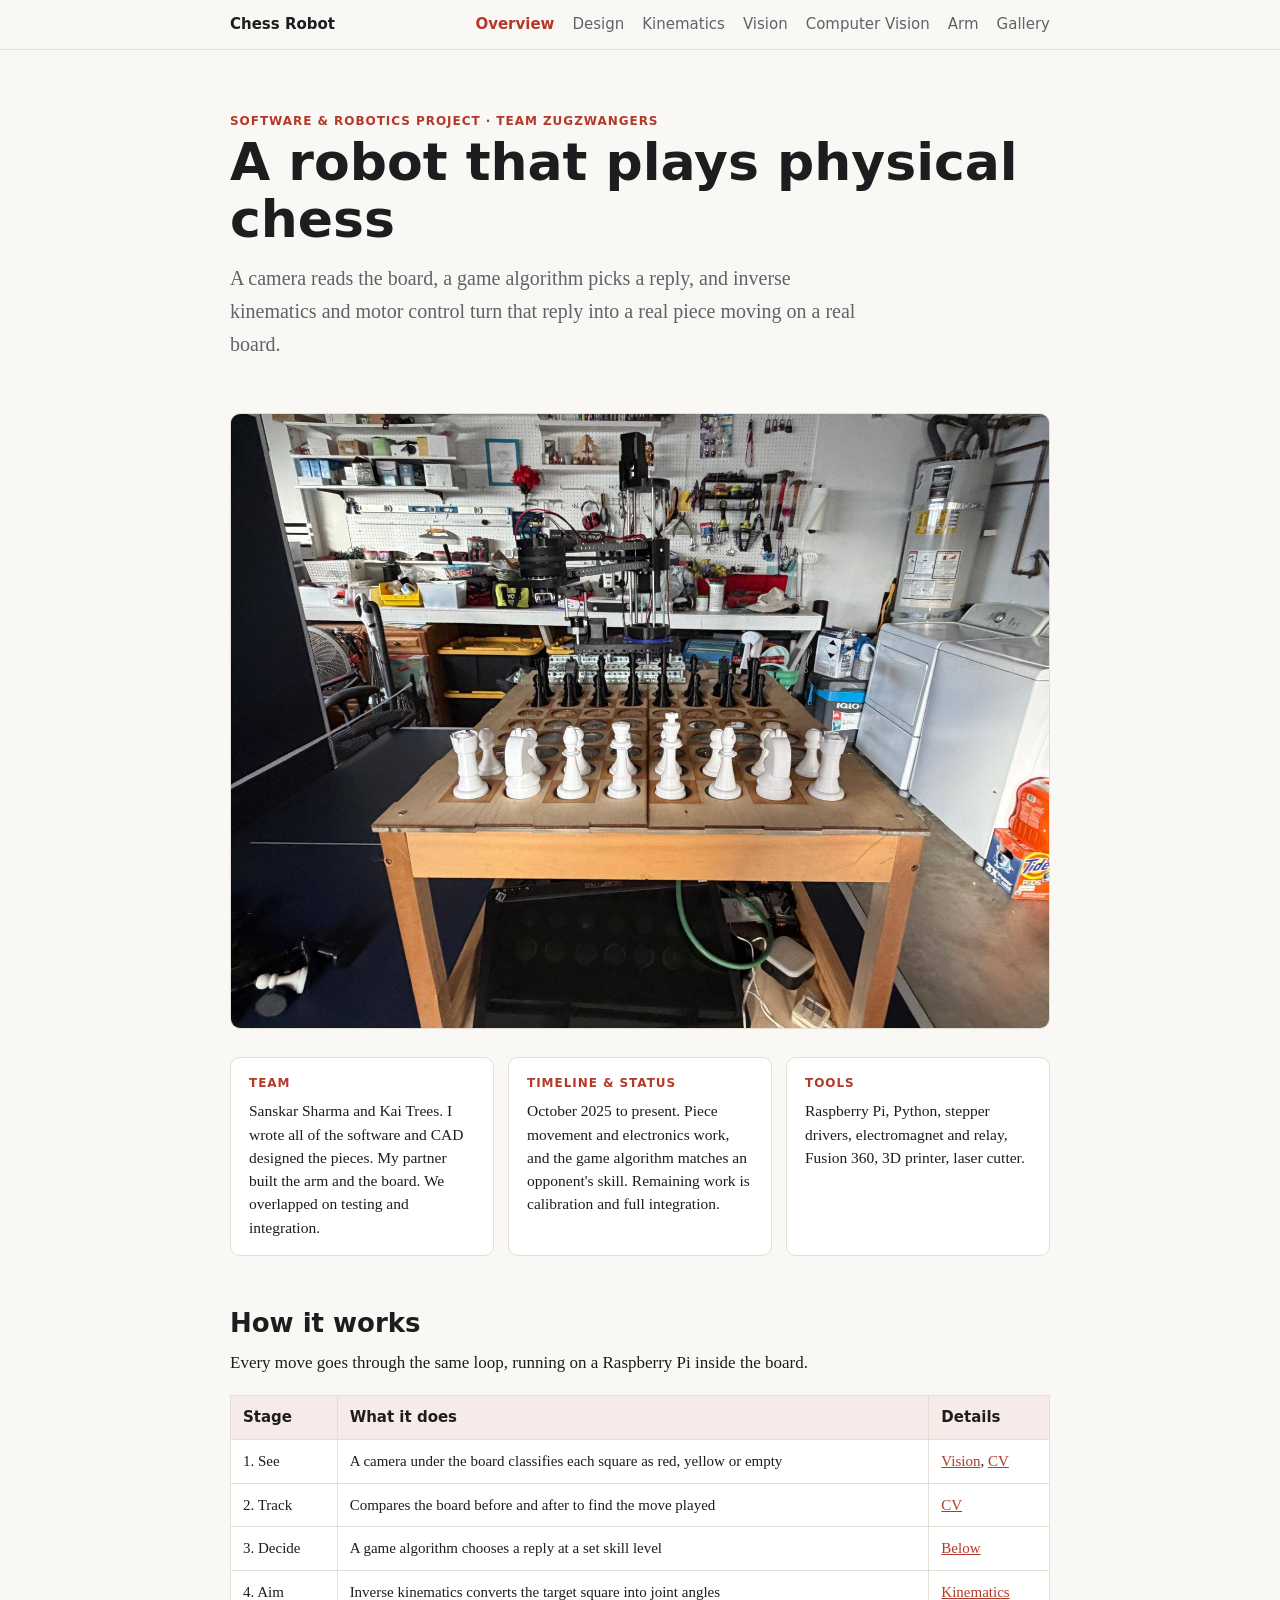
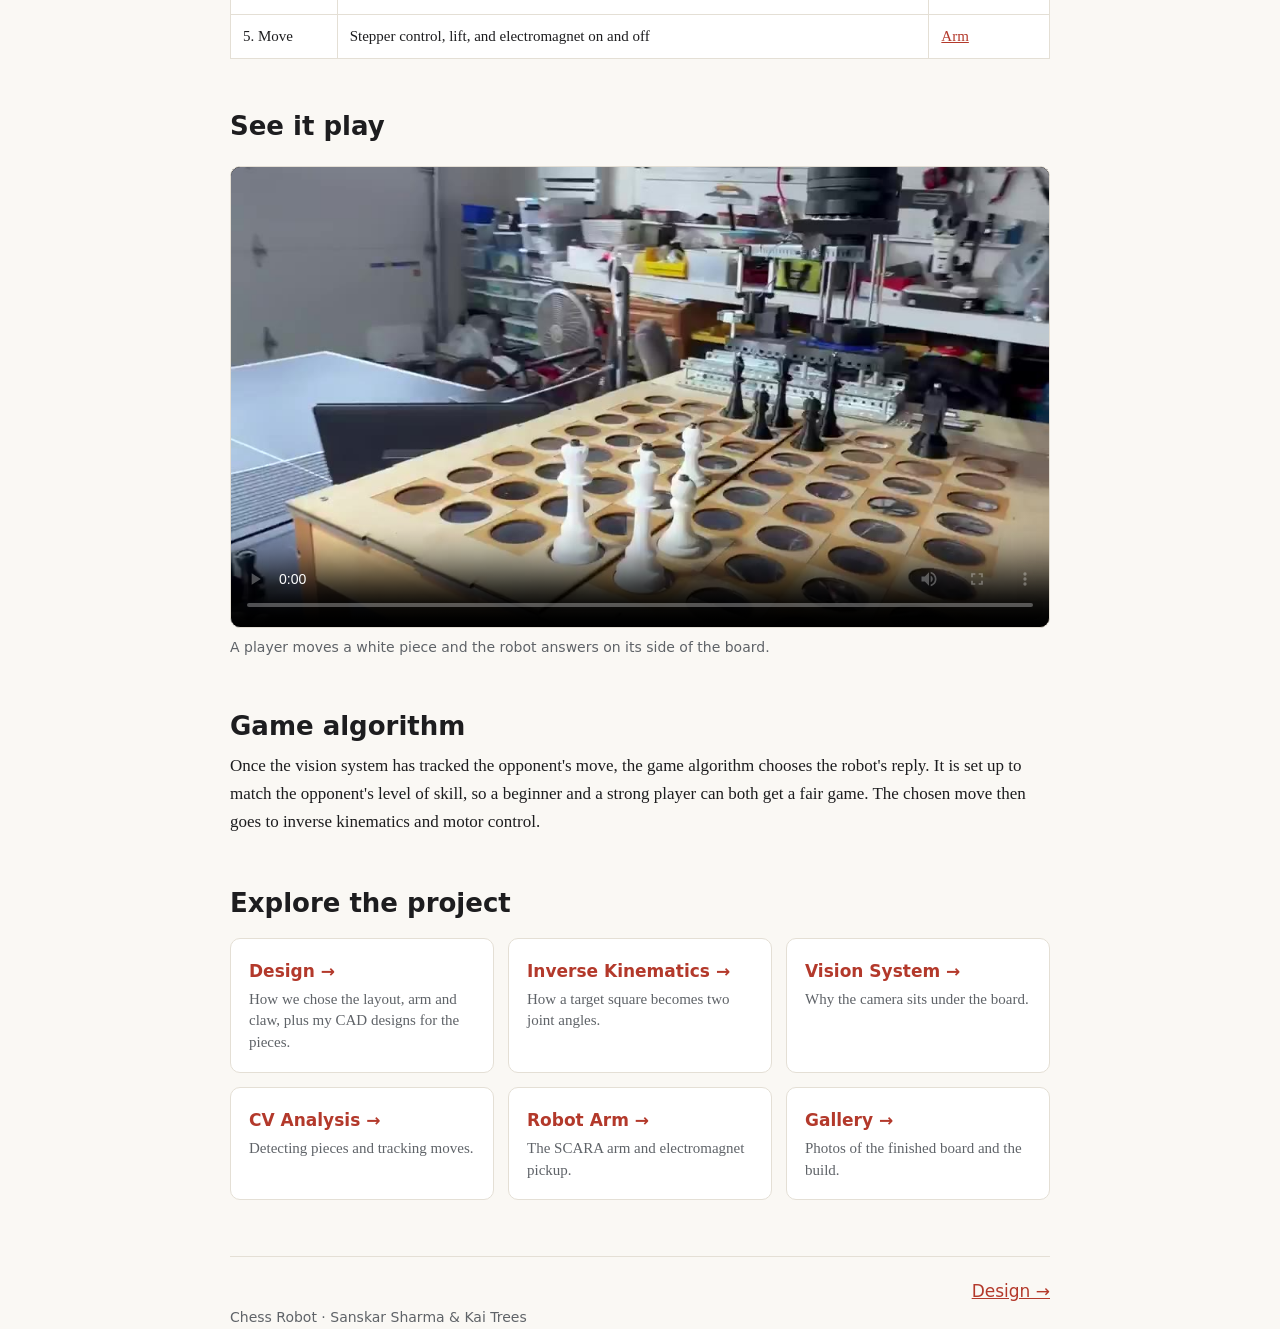
<file: index.html>
<!doctype html>
<html lang="en">
<head>
<meta charset="utf-8">
<meta name="viewport" content="width=device-width, initial-scale=1">
<title>Chess Robot</title>
<meta name="description" content="A robot that plays physical chess: computer vision reads the board, a game algorithm picks a move, and inverse kinematics and motor control carry it out.">
<link rel="stylesheet" href="style.css">
</head>
<body>
<nav>
  <div class="wrap">
    <a class="brand" href="index.html">Chess Robot</a>
    <a class="on" href="index.html">Overview</a>
    <a href="design.html">Design</a>
    <a href="kinematics.html">Kinematics</a>
    <a href="vision.html">Vision</a>
    <a href="cv.html">Computer Vision</a>
    <a href="arm.html">Arm</a>
    <a href="gallery.html">Gallery</a>
  </div>
</nav>

<main class="wrap">
  <header class="hero">
    <span class="label">Software &amp; robotics project &middot; Team Zugzwangers</span>
    <h1>A robot that plays physical chess</h1>
    <p class="lead">A camera reads the board, a game algorithm picks a reply, and inverse kinematics and motor control turn that reply into a real piece moving on a real board.</p>
  </header>

  <figure>
    <img src="images/board-full-front.jpg" alt="The full chess board set up with white and black pieces, with the robot arm behind it">
  </figure>

  <div class="facts">
    <div class="fact"><span class="label">Team</span><p>Sanskar Sharma and Kai Trees. I wrote all of the software and CAD designed the pieces. My partner built the arm and the board. We overlapped on testing and integration.</p></div>
    <div class="fact"><span class="label">Timeline &amp; status</span><p>October 2025 to present. Piece movement and electronics work, and the game algorithm matches an opponent's skill. Remaining work is calibration and full integration.</p></div>
    <div class="fact"><span class="label">Tools</span><p>Raspberry Pi, Python, stepper drivers, electromagnet and relay, Fusion 360, 3D printer, laser cutter.</p></div>
  </div>

  <h2>How it works</h2>
  <p>Every move goes through the same loop, running on a Raspberry Pi inside the board.</p>
  <div class="tablewrap">
  <table>
    <tr><th>Stage</th><th>What it does</th><th>Details</th></tr>
    <tr><td>1. See</td><td>A camera under the board classifies each square as red, yellow or empty</td><td><a href="vision.html">Vision</a>, <a href="cv.html">CV</a></td></tr>
    <tr><td>2. Track</td><td>Compares the board before and after to find the move played</td><td><a href="cv.html">CV</a></td></tr>
    <tr><td>3. Decide</td><td>A game algorithm chooses a reply at a set skill level</td><td><a href="#game">Below</a></td></tr>
    <tr><td>4. Aim</td><td>Inverse kinematics converts the target square into joint angles</td><td><a href="kinematics.html">Kinematics</a></td></tr>
    <tr><td>5. Move</td><td>Stepper control, lift, and electromagnet on and off</td><td><a href="arm.html">Arm</a></td></tr>
  </table>
  </div>

  <h2>See it play</h2>
  <figure>
    <video controls preload="metadata" playsinline poster="images/robot-moving-poster.jpg">
      <source src="images/robot-moving.mp4" type="video/mp4">
      Your browser can't play this video.
    </video>
    <figcaption>A player moves a white piece and the robot answers on its side of the board.</figcaption>
  </figure>

  <h2 id="game">Game algorithm</h2>
  <p>Once the vision system has tracked the opponent's move, the game algorithm chooses the robot's reply. It is set up to match the opponent's level of skill, so a beginner and a strong player can both get a fair game. The chosen move then goes to inverse kinematics and motor control.</p>

  <h2>Explore the project</h2>
  <div class="cards">
    <a href="design.html"><b>Design &rarr;</b><span>How we chose the layout, arm and claw, plus my CAD designs for the pieces.</span></a>
    <a href="kinematics.html"><b>Inverse Kinematics &rarr;</b><span>How a target square becomes two joint angles.</span></a>
    <a href="vision.html"><b>Vision System &rarr;</b><span>Why the camera sits under the board.</span></a>
    <a href="cv.html"><b>CV Analysis &rarr;</b><span>Detecting pieces and tracking moves.</span></a>
    <a href="arm.html"><b>Robot Arm &rarr;</b><span>The SCARA arm and electromagnet pickup.</span></a>
    <a href="gallery.html"><b>Gallery &rarr;</b><span>Photos of the finished board and the build.</span></a>
  </div>

  <div class="pager"><span></span><a href="design.html">Design &rarr;</a></div>
</main>

<footer class="wrap">Chess Robot &middot; Sanskar Sharma &amp; Kai Trees</footer>
</body>
</html>
</file>
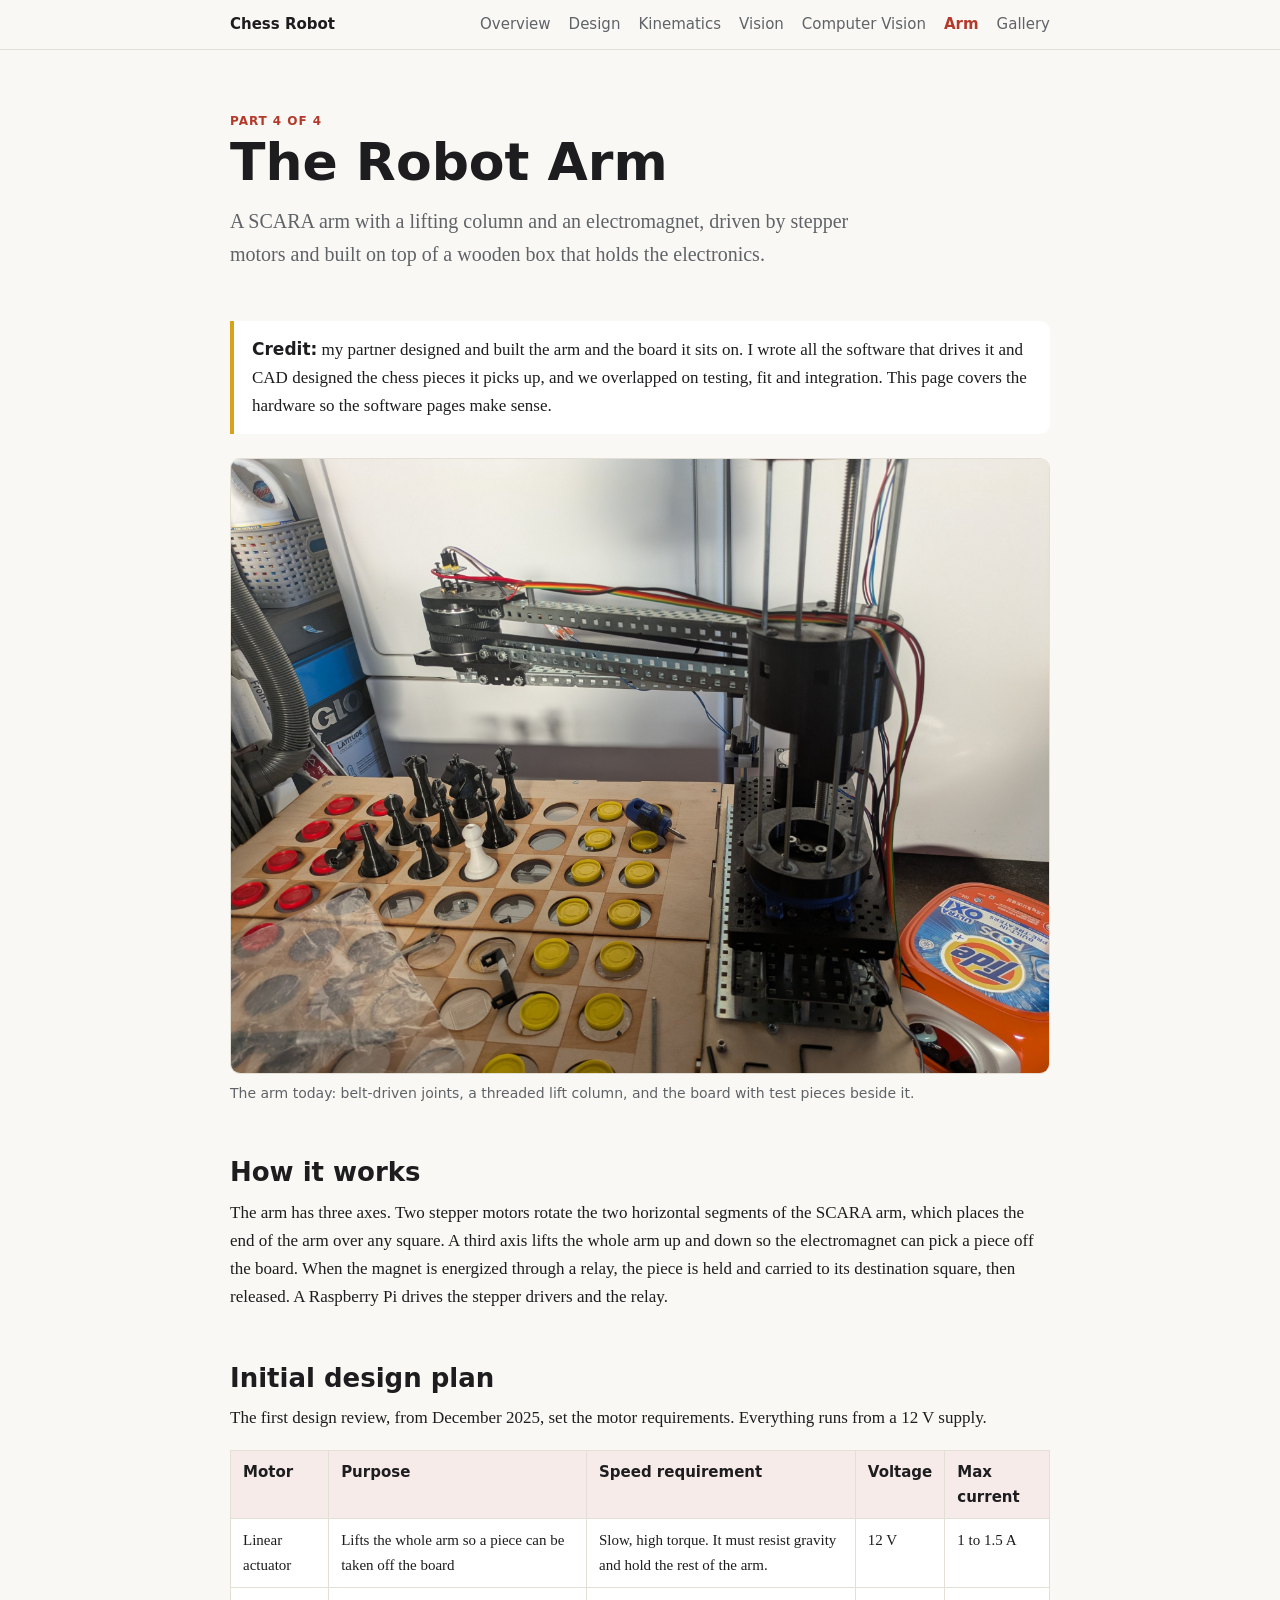
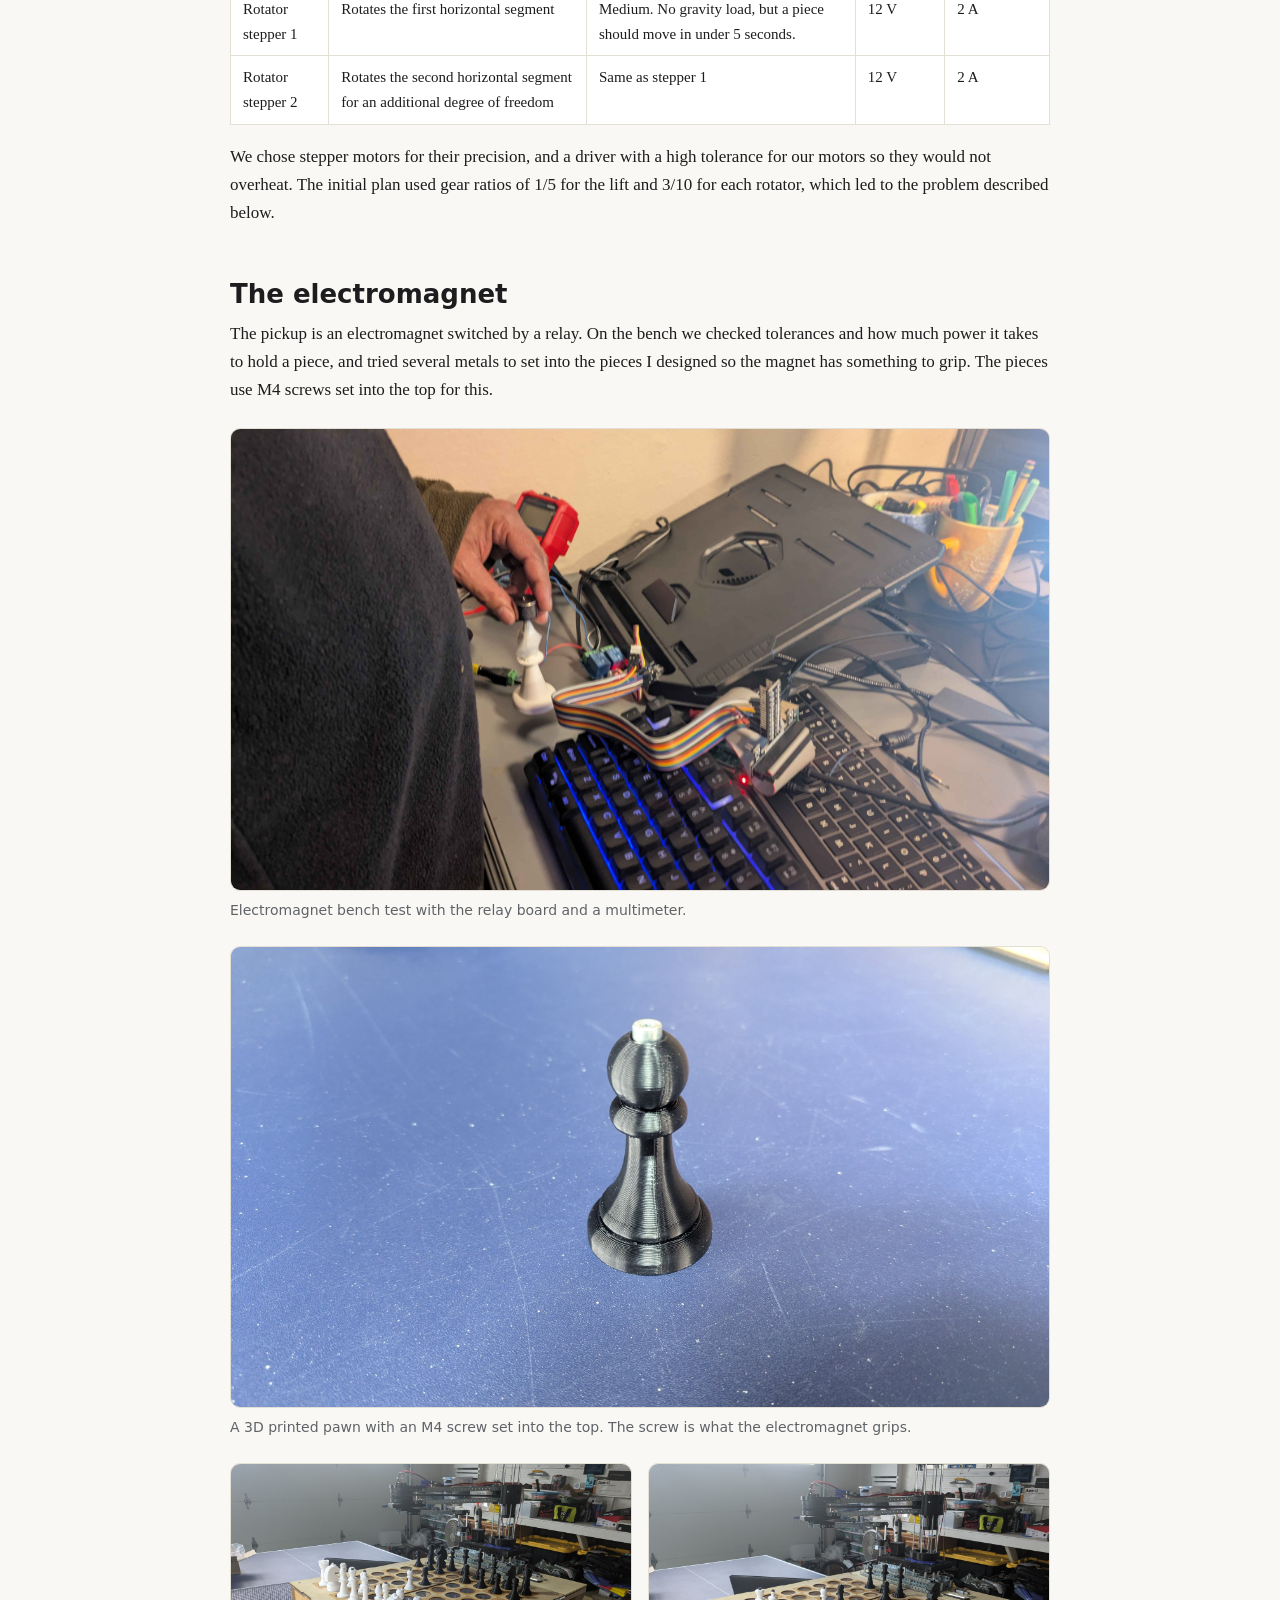
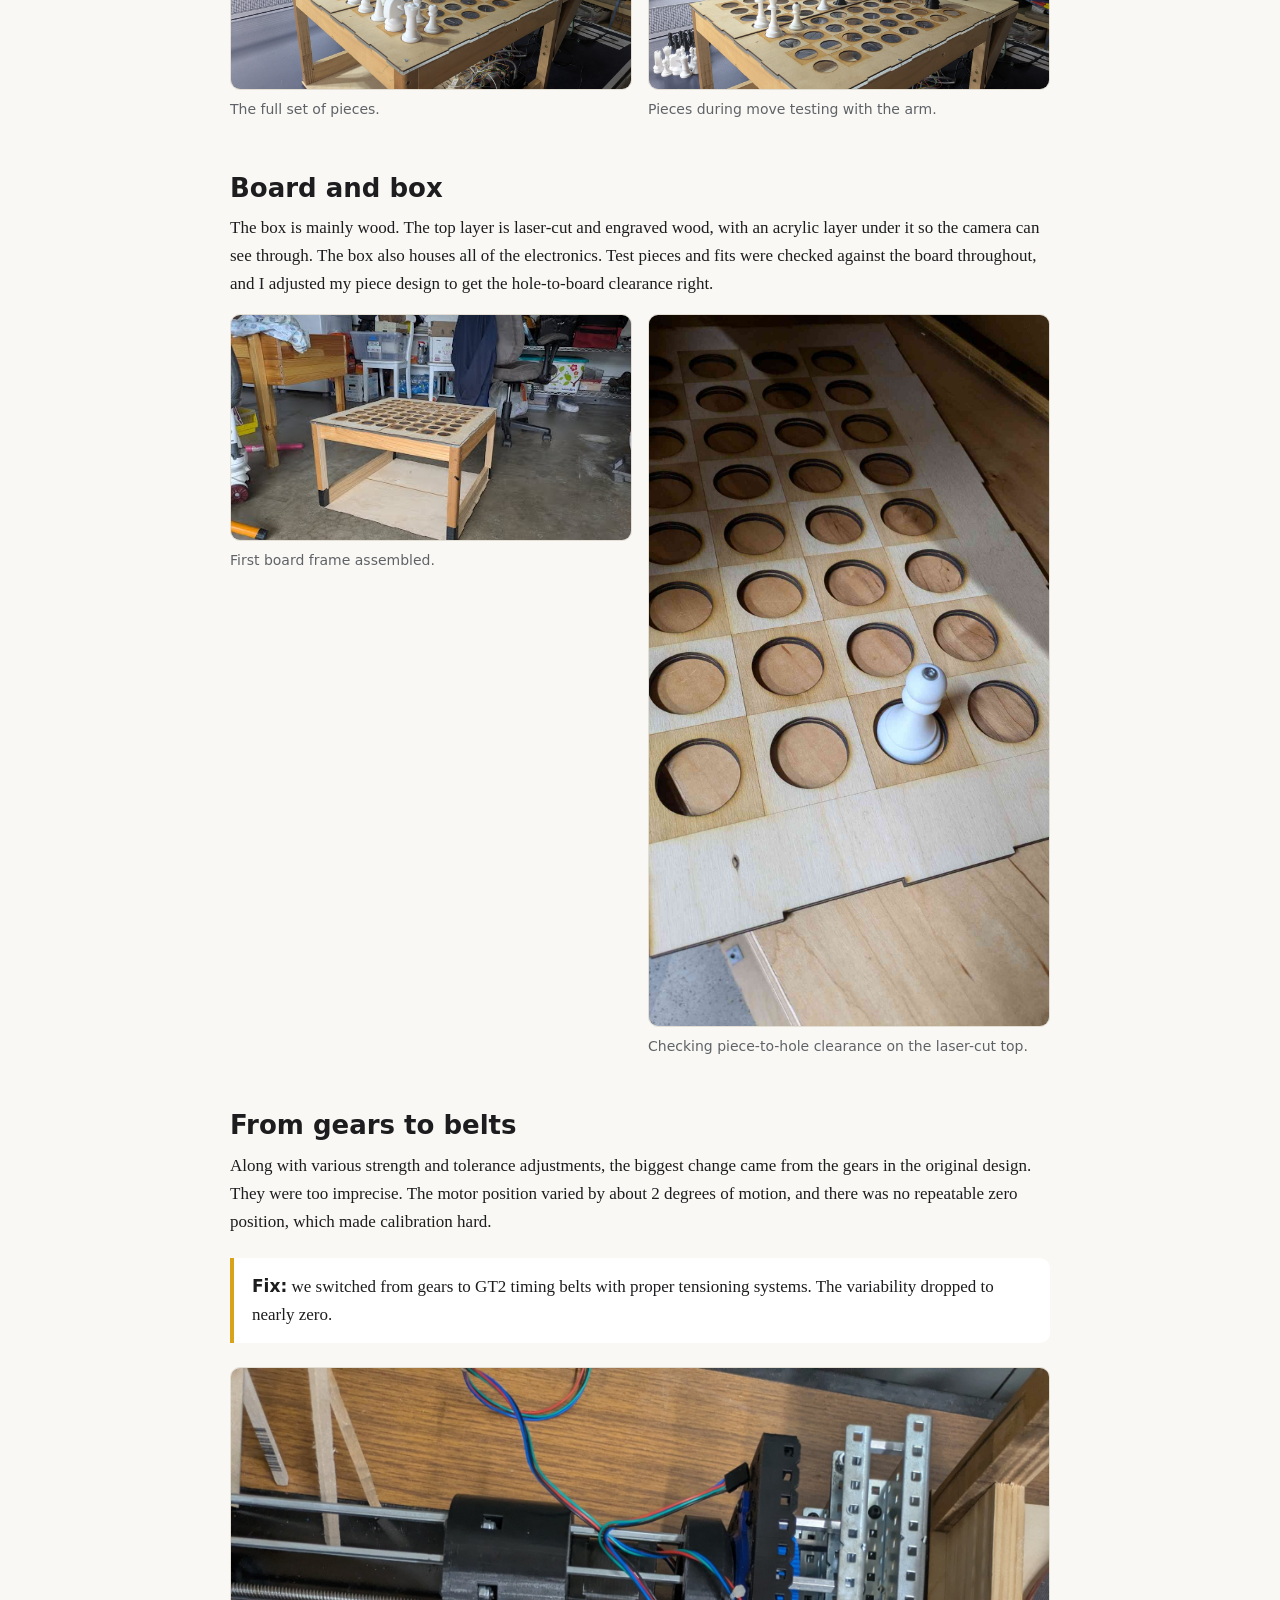
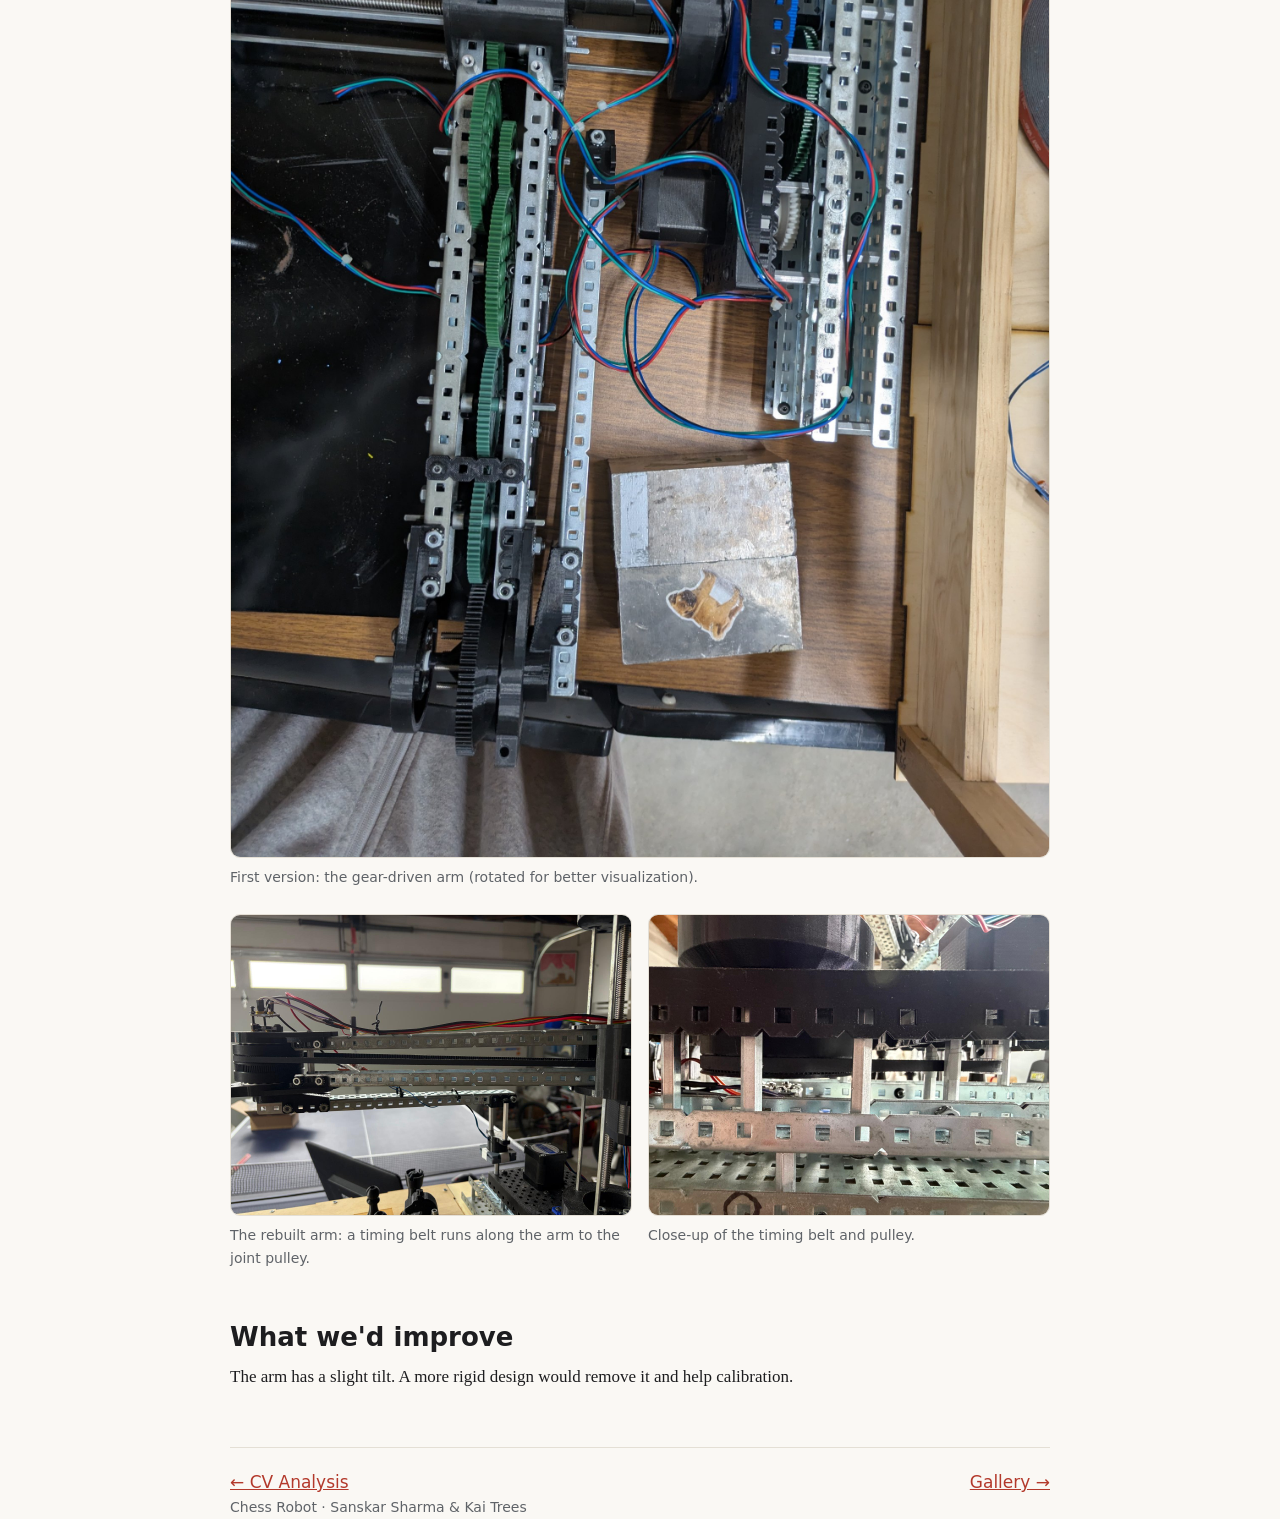
<file: arm.html>
<!doctype html>
<html lang="en">
<head>
<meta charset="utf-8">
<meta name="viewport" content="width=device-width, initial-scale=1">
<title>Robot Arm | Chess Robot</title>
<meta name="description" content="The SCARA arm, electromagnetic pickup, board box and the switch from gears to belts.">
<link rel="stylesheet" href="style.css">
</head>
<body>
<nav>
  <div class="wrap">
    <a class="brand" href="index.html">Chess Robot</a>
    <a href="index.html">Overview</a>
    <a href="design.html">Design</a>
    <a href="kinematics.html">Kinematics</a>
    <a href="vision.html">Vision</a>
    <a href="cv.html">Computer Vision</a>
    <a class="on" href="arm.html">Arm</a>
    <a href="gallery.html">Gallery</a>
  </div>
</nav>

<main class="wrap">
  <header class="hero">
    <span class="label">Part 4 of 4</span>
    <h1>The Robot Arm</h1>
    <p class="lead">A SCARA arm with a lifting column and an electromagnet, driven by stepper motors and built on top of a wooden box that holds the electronics.</p>
  </header>

  <div class="callout"><strong>Credit:</strong> my partner designed and built the arm and the board it sits on. I wrote all the software that drives it and CAD designed the chess pieces it picks up, and we overlapped on testing, fit and integration. This page covers the hardware so the software pages make sense.</div>

  <figure>
    <img src="images/robot-arm.jpg" alt="The SCARA arm on its column, with belts, ribbon cables and the board beside it">
    <figcaption>The arm today: belt-driven joints, a threaded lift column, and the board with test pieces beside it.</figcaption>
  </figure>

  <h2>How it works</h2>
  <p>The arm has three axes. Two stepper motors rotate the two horizontal segments of the SCARA arm, which places the end of the arm over any square. A third axis lifts the whole arm up and down so the electromagnet can pick a piece off the board. When the magnet is energized through a relay, the piece is held and carried to its destination square, then released. A Raspberry Pi drives the stepper drivers and the relay.</p>

  <h2>Initial design plan</h2>
  <p>The first design review, from December 2025, set the motor requirements. Everything runs from a 12 V supply.</p>
  <div class="tablewrap">
  <table>
    <tr><th>Motor</th><th>Purpose</th><th>Speed requirement</th><th>Voltage</th><th>Max current</th></tr>
    <tr><td>Linear actuator</td><td>Lifts the whole arm so a piece can be taken off the board</td><td>Slow, high torque. It must resist gravity and hold the rest of the arm.</td><td>12 V</td><td>1 to 1.5 A</td></tr>
    <tr><td>Rotator stepper 1</td><td>Rotates the first horizontal segment</td><td>Medium. No gravity load, but a piece should move in under 5 seconds.</td><td>12 V</td><td>2 A</td></tr>
    <tr><td>Rotator stepper 2</td><td>Rotates the second horizontal segment for an additional degree of freedom</td><td>Same as stepper 1</td><td>12 V</td><td>2 A</td></tr>
  </table>
  </div>
  <p>We chose stepper motors for their precision, and a driver with a high tolerance for our motors so they would not overheat. The initial plan used gear ratios of 1/5 for the lift and 3/10 for each rotator, which led to the problem described below.</p>

  <h2>The electromagnet</h2>
  <p>The pickup is an electromagnet switched by a relay. On the bench we checked tolerances and how much power it takes to hold a piece, and tried several metals to set into the pieces I designed so the magnet has something to grip. The pieces use M4 screws set into the top for this.</p>
  <figure>
    <img src="images/electromagnet-test.jpg" alt="Electromagnet held above a white chess piece, with a relay board and ribbon cable wiring and a multimeter">
    <figcaption>Electromagnet bench test with the relay board and a multimeter.</figcaption>
  </figure>
  <figure>
    <img src="images/piece-screw-closeup.jpg" alt="Close-up of a black 3D printed pawn with an M4 screw set into the top">
    <figcaption>A 3D printed pawn with an M4 screw set into the top. The screw is what the electromagnet grips.</figcaption>
  </figure>
  <div class="grid2">
    <figure>
      <img src="images/pieces-screws-all.jpg" alt="The full set of pieces on the board, with M4 screws visible in the tops of some of them">
      <figcaption>The full set of pieces.</figcaption>
    </figure>
    <figure>
      <img src="images/pieces-screws-testing.jpg" alt="A few white and black pieces on the board with M4 screws in their tops, and the rest of the set on the table beside it">
      <figcaption>Pieces during move testing with the arm.</figcaption>
    </figure>
  </div>

  <h2>Board and box</h2>
  <p>The box is mainly wood. The top layer is laser-cut and engraved wood, with an acrylic layer under it so the camera can see through. The box also houses all of the electronics. Test pieces and fits were checked against the board throughout, and I adjusted my piece design to get the hole-to-board clearance right.</p>
  <div class="grid2">
    <figure>
      <img src="images/board-frame.jpg" alt="Wooden table frame with a perforated top">
      <figcaption>First board frame assembled.</figcaption>
    </figure>
    <figure>
      <img src="images/pawn-hole.jpg" alt="A white pawn sitting in one of the laser-cut holes in the board">
      <figcaption>Checking piece-to-hole clearance on the laser-cut top.</figcaption>
    </figure>
  </div>

  <h2>From gears to belts</h2>
  <p>Along with various strength and tolerance adjustments, the biggest change came from the gears in the original design. They were too imprecise. The motor position varied by about 2 degrees of motion, and there was no repeatable zero position, which made calibration hard.</p>
  <div class="callout"><strong>Fix:</strong> we switched from gears to GT2 timing belts with proper tensioning systems. The variability dropped to nearly zero.</div>
  <figure>
    <img src="images/arm-gear-v1.jpg" alt="Top view of the first gear-driven arm with green gears, metal channel and 3D printed parts">
    <figcaption>First version: the gear-driven arm (rotated for better visualization).</figcaption>
  </figure>
  <div class="grid2">
    <figure>
      <img src="images/belt-arm-side.jpg" alt="Side view of the rebuilt arm with a black timing belt running between two metal channels to the joint pulley">
      <figcaption>The rebuilt arm: a timing belt runs along the arm to the joint pulley.</figcaption>
    </figure>
    <figure>
      <img src="images/belt-closeup.jpg" alt="Close-up of the timing belt and pulley beneath a 3D printed plate and metal channel">
      <figcaption>Close-up of the timing belt and pulley.</figcaption>
    </figure>
  </div>

  <h2>What we'd improve</h2>
  <p>The arm has a slight tilt. A more rigid design would remove it and help calibration.</p>

  <div class="pager"><a href="cv.html">&larr; CV Analysis</a><a href="gallery.html">Gallery &rarr;</a></div>
</main>

<footer class="wrap">Chess Robot &middot; Sanskar Sharma &amp; Kai Trees</footer>
</body>
</html>
</file>
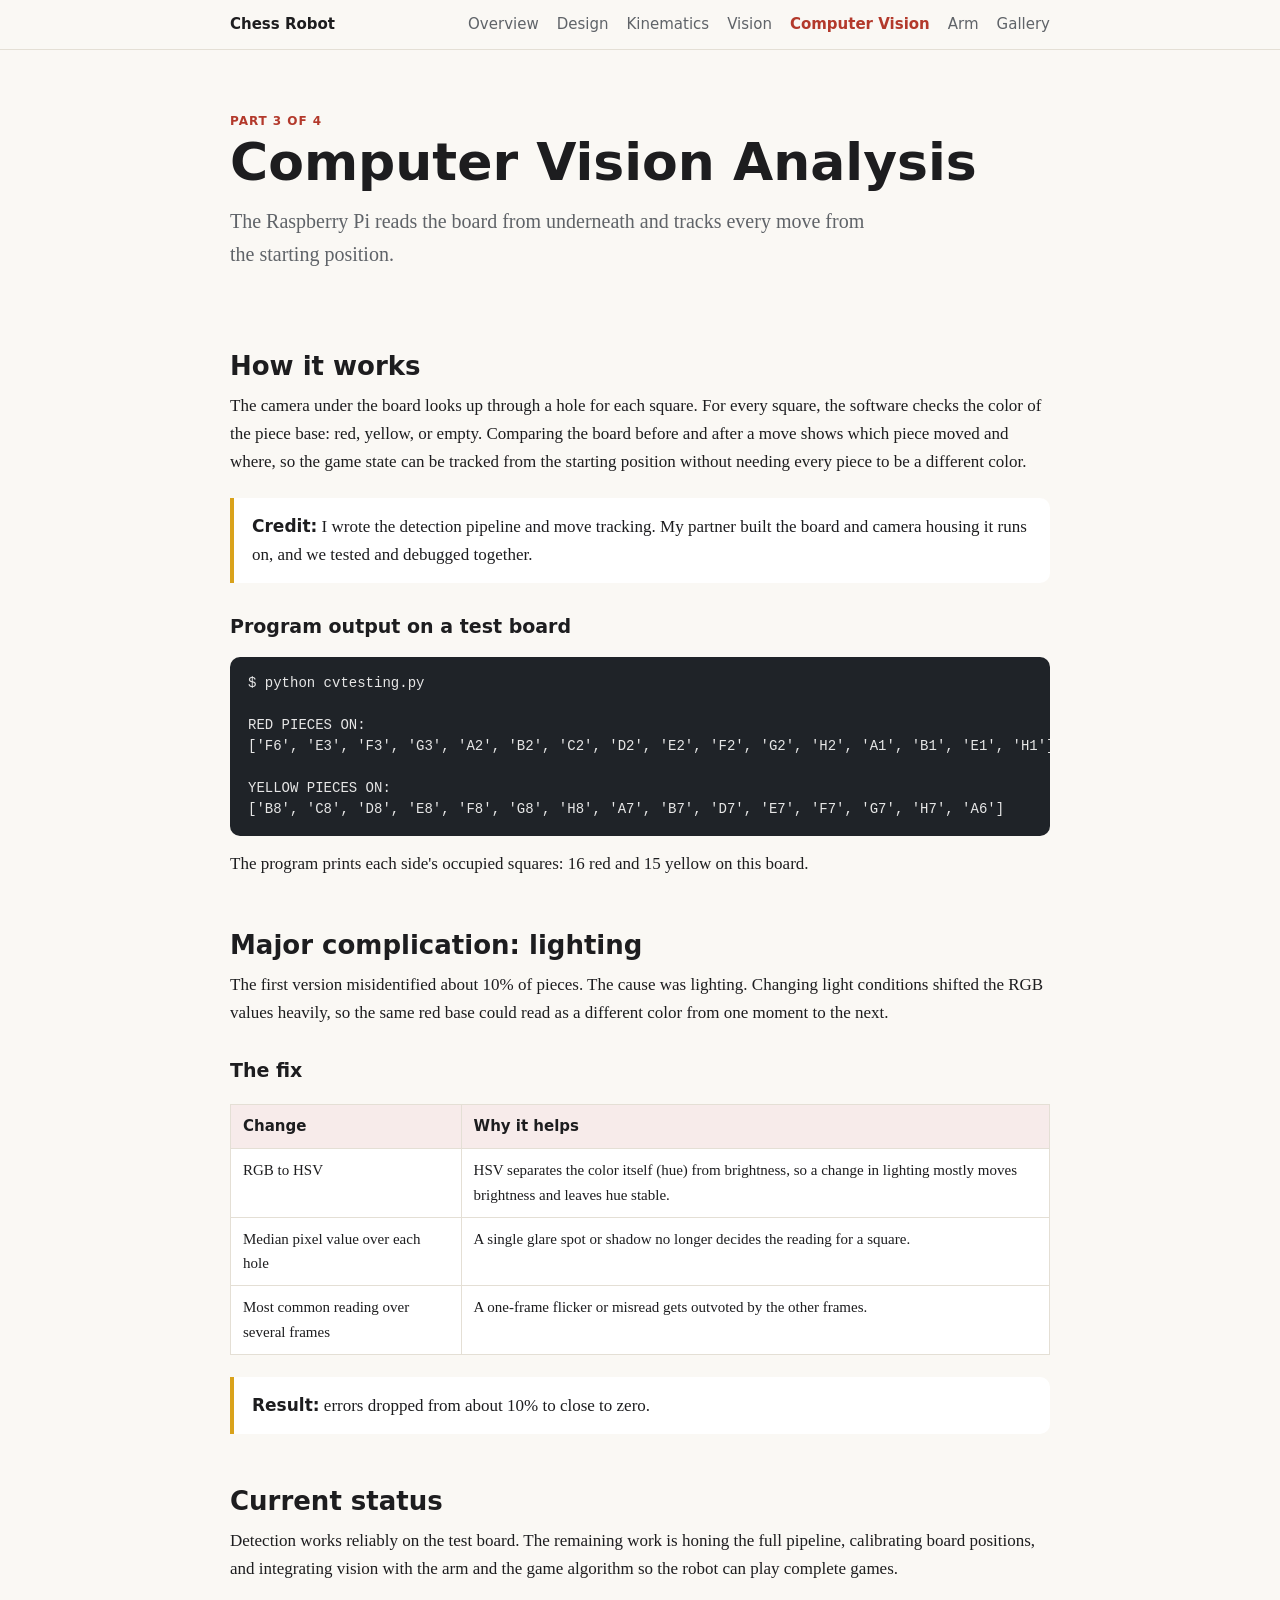
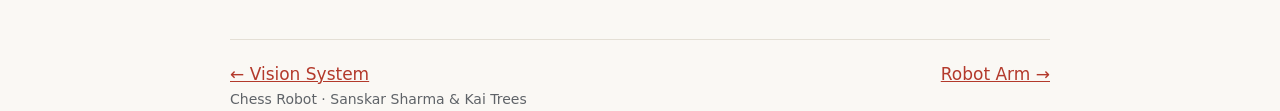
<file: cv.html>
<!doctype html>
<html lang="en">
<head>
<meta charset="utf-8">
<meta name="viewport" content="width=device-width, initial-scale=1">
<title>CV Analysis | Chess Robot</title>
<meta name="description" content="Detecting pieces and tracking moves, and how switching from RGB to HSV fixed lighting errors.">
<link rel="stylesheet" href="style.css">
</head>
<body>
<nav>
  <div class="wrap">
    <a class="brand" href="index.html">Chess Robot</a>
    <a href="index.html">Overview</a>
    <a href="design.html">Design</a>
    <a href="kinematics.html">Kinematics</a>
    <a href="vision.html">Vision</a>
    <a class="on" href="cv.html">Computer Vision</a>
    <a href="arm.html">Arm</a>
    <a href="gallery.html">Gallery</a>
  </div>
</nav>

<main class="wrap">
  <header class="hero">
    <span class="label">Part 3 of 4</span>
    <h1>Computer Vision Analysis</h1>
    <p class="lead">The Raspberry Pi reads the board from underneath and tracks every move from the starting position.</p>
  </header>

  <h2>How it works</h2>
  <p>The camera under the board looks up through a hole for each square. For every square, the software checks the color of the piece base: red, yellow, or empty. Comparing the board before and after a move shows which piece moved and where, so the game state can be tracked from the starting position without needing every piece to be a different color.</p>

  <div class="callout"><strong>Credit:</strong> I wrote the detection pipeline and move tracking. My partner built the board and camera housing it runs on, and we tested and debugged together.</div>

  <h3>Program output on a test board</h3>
<pre>
$ python cvtesting.py

RED PIECES ON:
['F6', 'E3', 'F3', 'G3', 'A2', 'B2', 'C2', 'D2', 'E2', 'F2', 'G2', 'H2', 'A1', 'B1', 'E1', 'H1']

YELLOW PIECES ON:
['B8', 'C8', 'D8', 'E8', 'F8', 'G8', 'H8', 'A7', 'B7', 'D7', 'E7', 'F7', 'G7', 'H7', 'A6']
</pre>
  <p>The program prints each side's occupied squares: 16 red and 15 yellow on this board.</p>

  <h2>Major complication: lighting</h2>
  <p>The first version misidentified about 10% of pieces. The cause was lighting. Changing light conditions shifted the RGB values heavily, so the same red base could read as a different color from one moment to the next.</p>

  <h3>The fix</h3>
  <div class="tablewrap">
  <table>
    <tr><th>Change</th><th>Why it helps</th></tr>
    <tr><td>RGB to HSV</td><td>HSV separates the color itself (hue) from brightness, so a change in lighting mostly moves brightness and leaves hue stable.</td></tr>
    <tr><td>Median pixel value over each hole</td><td>A single glare spot or shadow no longer decides the reading for a square.</td></tr>
    <tr><td>Most common reading over several frames</td><td>A one-frame flicker or misread gets outvoted by the other frames.</td></tr>
  </table>
  </div>
  <div class="callout"><strong>Result:</strong> errors dropped from about 10% to close to zero.</div>

  <h2>Current status</h2>
  <p>Detection works reliably on the test board. The remaining work is honing the full pipeline, calibrating board positions, and integrating vision with the arm and the game algorithm so the robot can play complete games.</p>

  <div class="pager"><a href="vision.html">&larr; Vision System</a><a href="arm.html">Robot Arm &rarr;</a></div>
</main>

<footer class="wrap">Chess Robot &middot; Sanskar Sharma &amp; Kai Trees</footer>
</body>
</html>
</file>
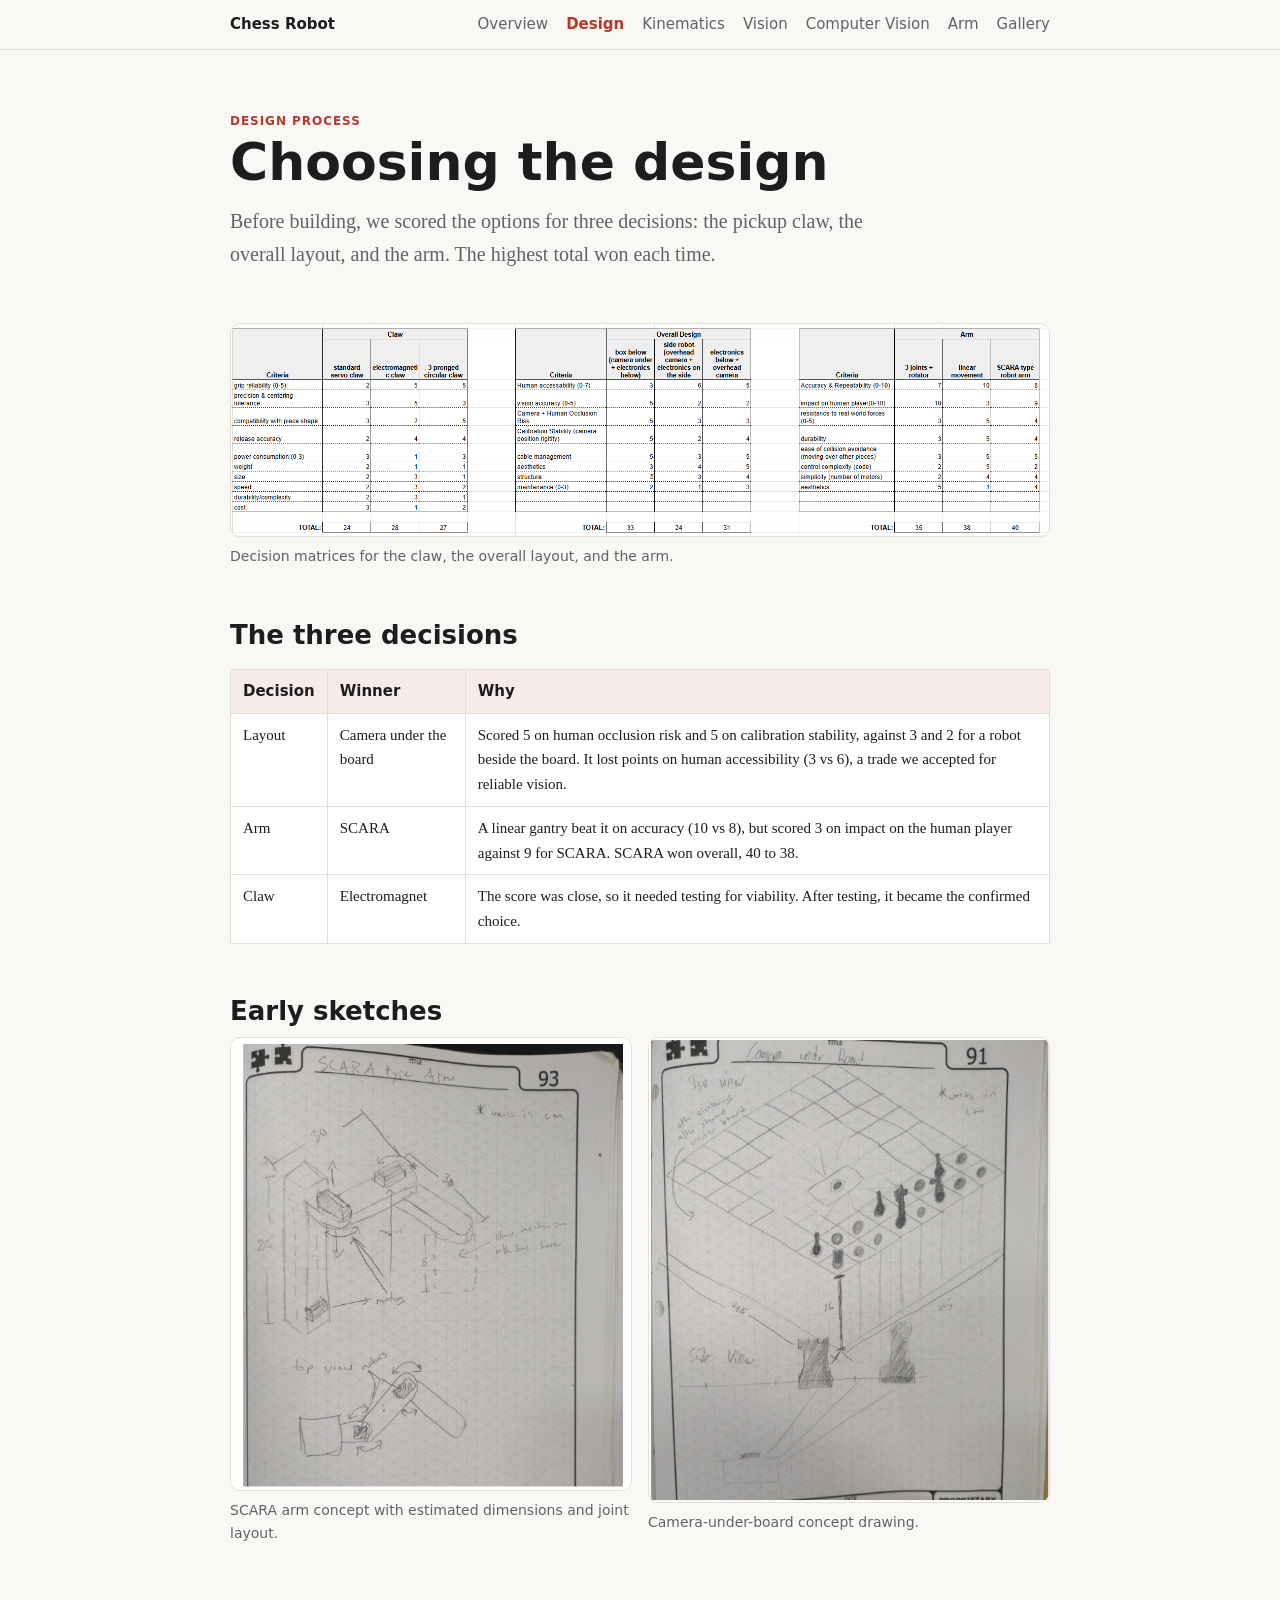
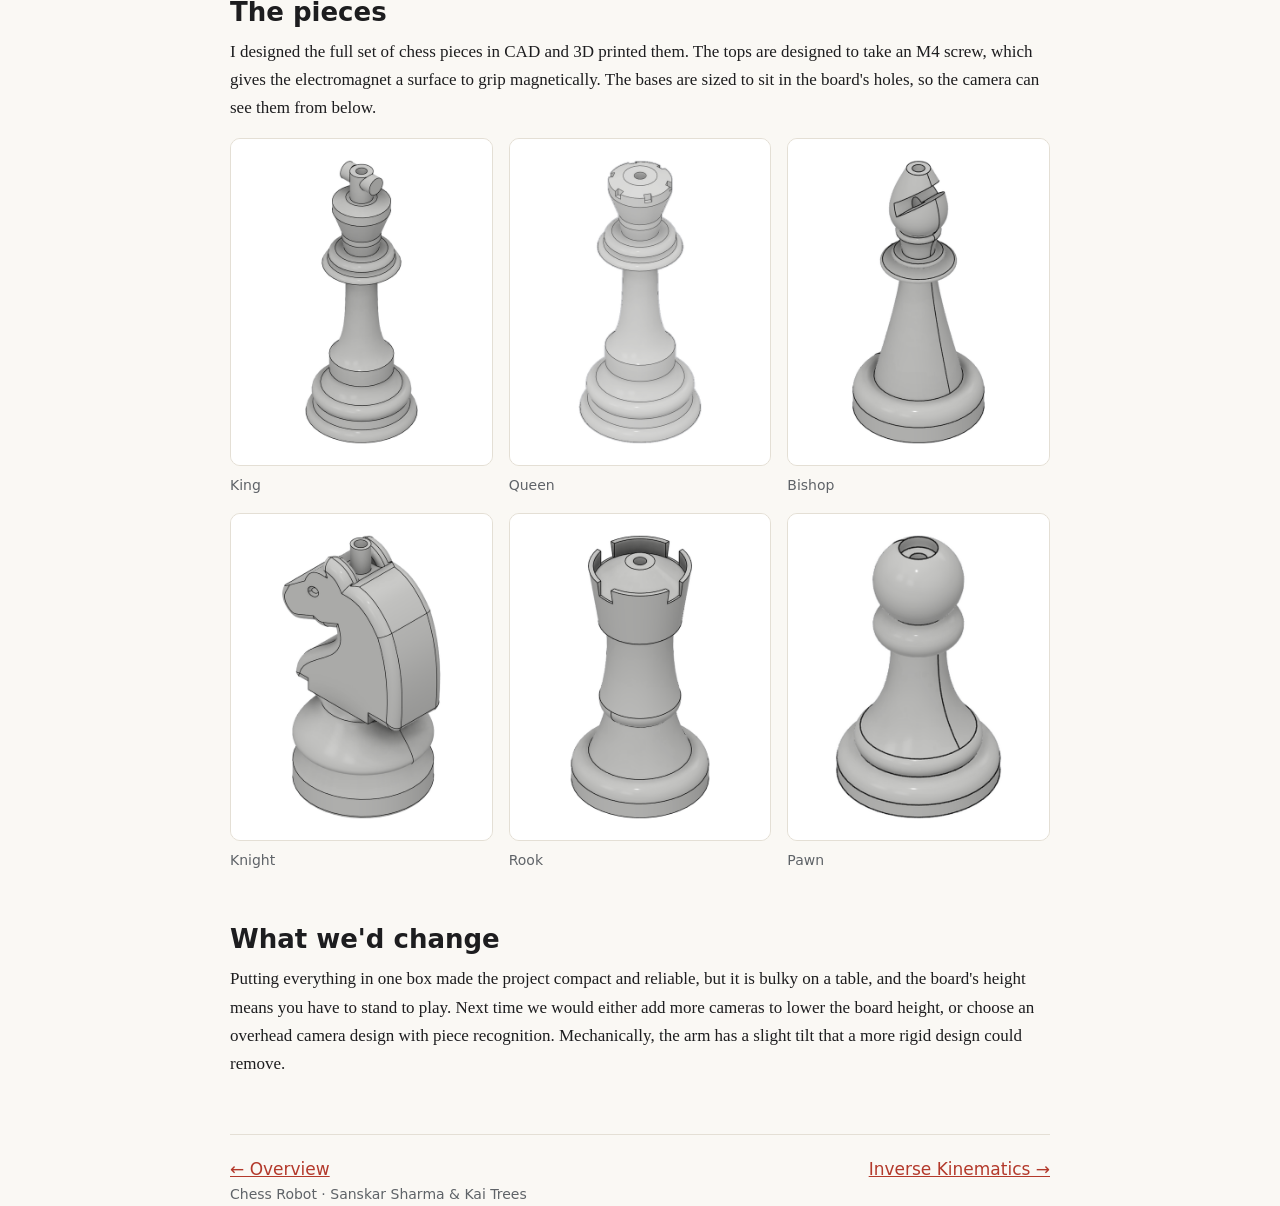
<file: design.html>
<!doctype html>
<html lang="en">
<head>
<meta charset="utf-8">
<meta name="viewport" content="width=device-width, initial-scale=1">
<title>Design | Chess Robot</title>
<meta name="description" content="How we chose the layout, arm and claw for the chess robot using decision matrices.">
<link rel="stylesheet" href="style.css">
</head>
<body>
<nav>
  <div class="wrap">
    <a class="brand" href="index.html">Chess Robot</a>
    <a href="index.html">Overview</a>
    <a class="on" href="design.html">Design</a>
    <a href="kinematics.html">Kinematics</a>
    <a href="vision.html">Vision</a>
    <a href="cv.html">Computer Vision</a>
    <a href="arm.html">Arm</a>
    <a href="gallery.html">Gallery</a>
  </div>
</nav>

<main class="wrap">
  <header class="hero">
    <span class="label">Design process</span>
    <h1>Choosing the design</h1>
    <p class="lead">Before building, we scored the options for three decisions: the pickup claw, the overall layout, and the arm. The highest total won each time.</p>
  </header>

  <figure>
    <img src="images/decision-matrices.png" alt="Three decision matrices comparing claws, overall layouts, and arm types">
    <figcaption>Decision matrices for the claw, the overall layout, and the arm.</figcaption>
  </figure>

  <h2>The three decisions</h2>
  <div class="tablewrap">
  <table>
    <tr><th>Decision</th><th>Winner</th><th>Why</th></tr>
    <tr><td>Layout</td><td>Camera under the board</td><td>Scored 5 on human occlusion risk and 5 on calibration stability, against 3 and 2 for a robot beside the board. It lost points on human accessibility (3 vs 6), a trade we accepted for reliable vision.</td></tr>
    <tr><td>Arm</td><td>SCARA</td><td>A linear gantry beat it on accuracy (10 vs 8), but scored 3 on impact on the human player against 9 for SCARA. SCARA won overall, 40 to 38.</td></tr>
    <tr><td>Claw</td><td>Electromagnet</td><td>The score was close, so it needed testing for viability. After testing, it became the confirmed choice.</td></tr>
  </table>
  </div>

  <h2>Early sketches</h2>
  <div class="grid2">
    <figure>
      <img src="images/sketch-scara.png" alt="Notebook sketch of a SCARA-type arm with dimensions in centimeters">
      <figcaption>SCARA arm concept with estimated dimensions and joint layout.</figcaption>
    </figure>
    <figure>
      <img src="images/sketch-camera-under.png" alt="Notebook sketch of the camera-under-board concept with isometric and side views">
      <figcaption>Camera-under-board concept drawing.</figcaption>
    </figure>
  </div>

  <h2>The pieces</h2>
  <p>I designed the full set of chess pieces in CAD and 3D printed them. The tops are designed to take an M4 screw, which gives the electromagnet a surface to grip magnetically. The bases are sized to sit in the board's holes, so the camera can see them from below.</p>
  <div class="grid3">
    <figure>
      <img src="images/cad-king.png" alt="CAD render of the king piece">
      <figcaption>King</figcaption>
    </figure>
    <figure>
      <img src="images/cad-queen.png" alt="CAD render of the queen piece">
      <figcaption>Queen</figcaption>
    </figure>
    <figure>
      <img src="images/cad-bishop.png" alt="CAD render of the bishop piece">
      <figcaption>Bishop</figcaption>
    </figure>
    <figure>
      <img src="images/cad-knight.png" alt="CAD render of the knight piece">
      <figcaption>Knight</figcaption>
    </figure>
    <figure>
      <img src="images/cad-rook.png" alt="CAD render of the rook piece">
      <figcaption>Rook</figcaption>
    </figure>
    <figure>
      <img src="images/cad-pawn.png" alt="CAD render of the pawn piece">
      <figcaption>Pawn</figcaption>
    </figure>
  </div>

  <h2>What we'd change</h2>
  <p>Putting everything in one box made the project compact and reliable, but it is bulky on a table, and the board's height means you have to stand to play. Next time we would either add more cameras to lower the board height, or choose an overhead camera design with piece recognition. Mechanically, the arm has a slight tilt that a more rigid design could remove.</p>

  <div class="pager"><a href="index.html">&larr; Overview</a><a href="kinematics.html">Inverse Kinematics &rarr;</a></div>
</main>

<footer class="wrap">Chess Robot &middot; Sanskar Sharma &amp; Kai Trees</footer>
</body>
</html>
</file>
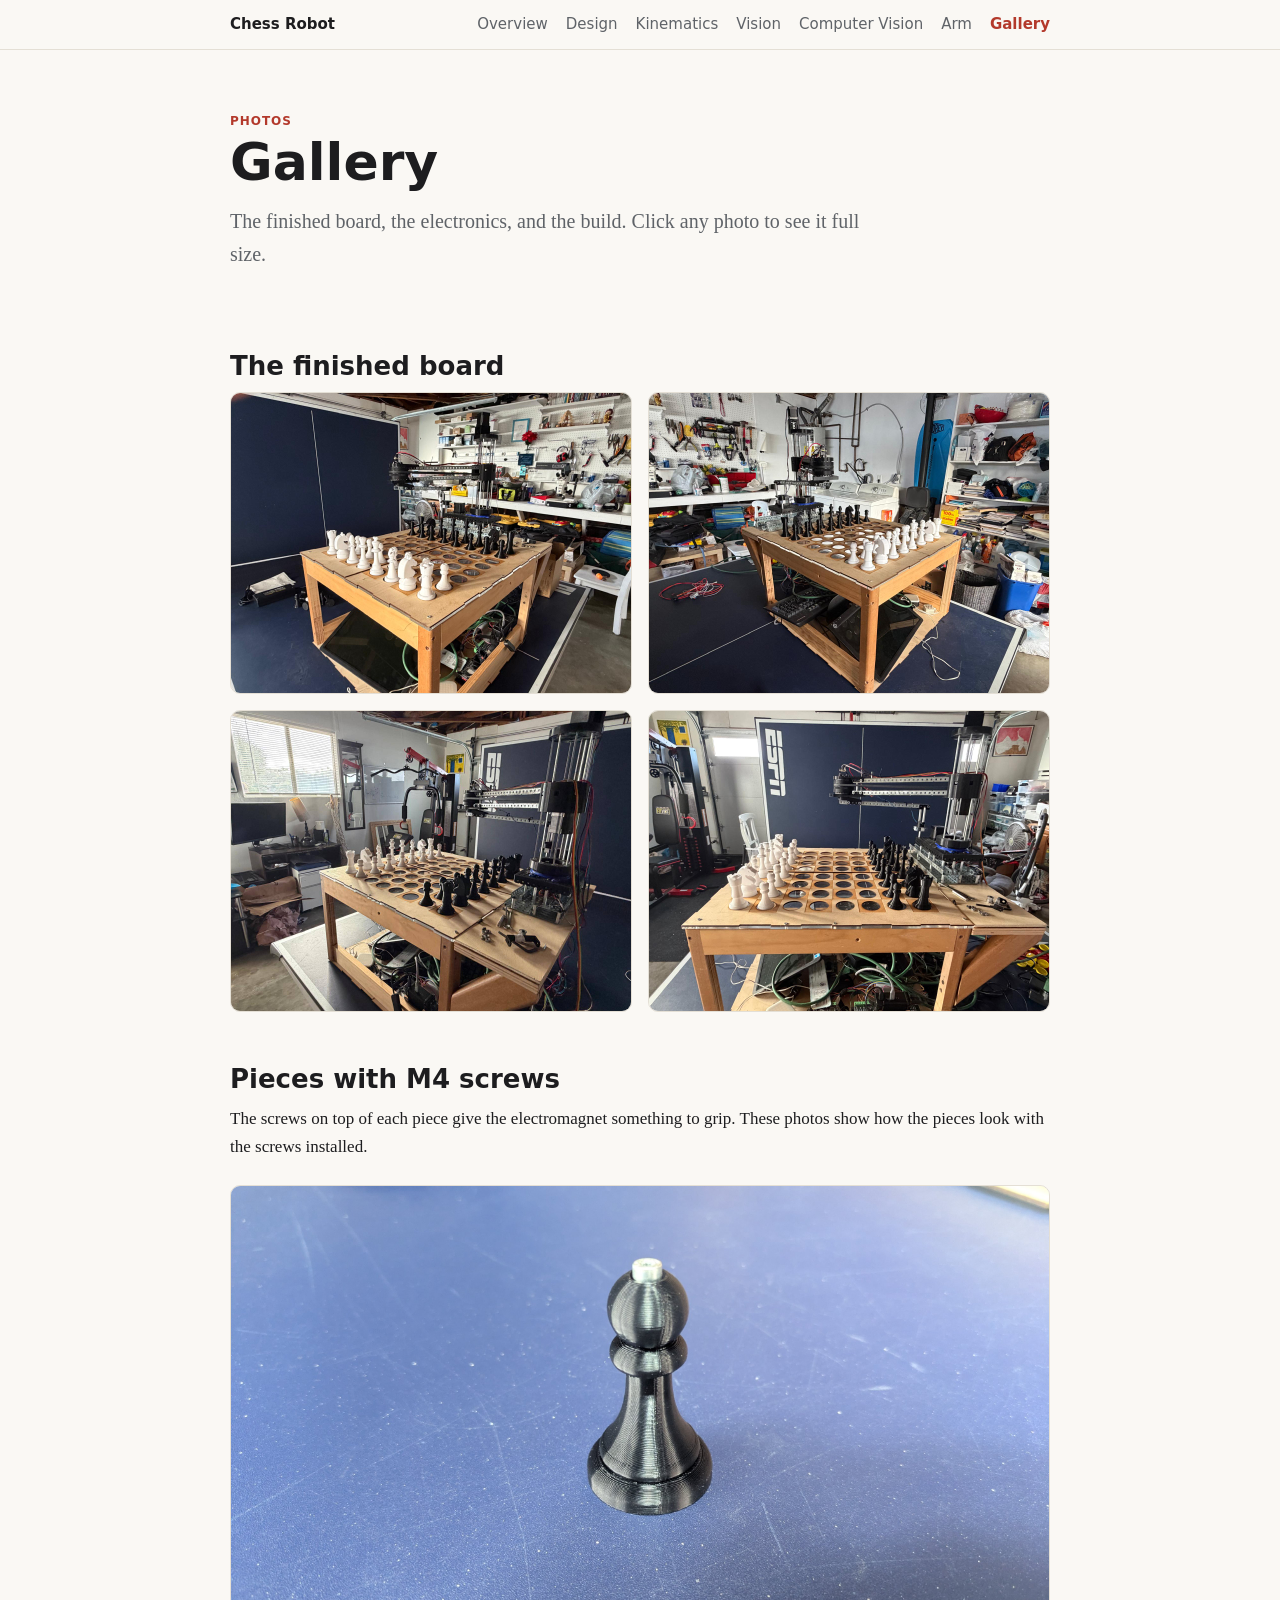
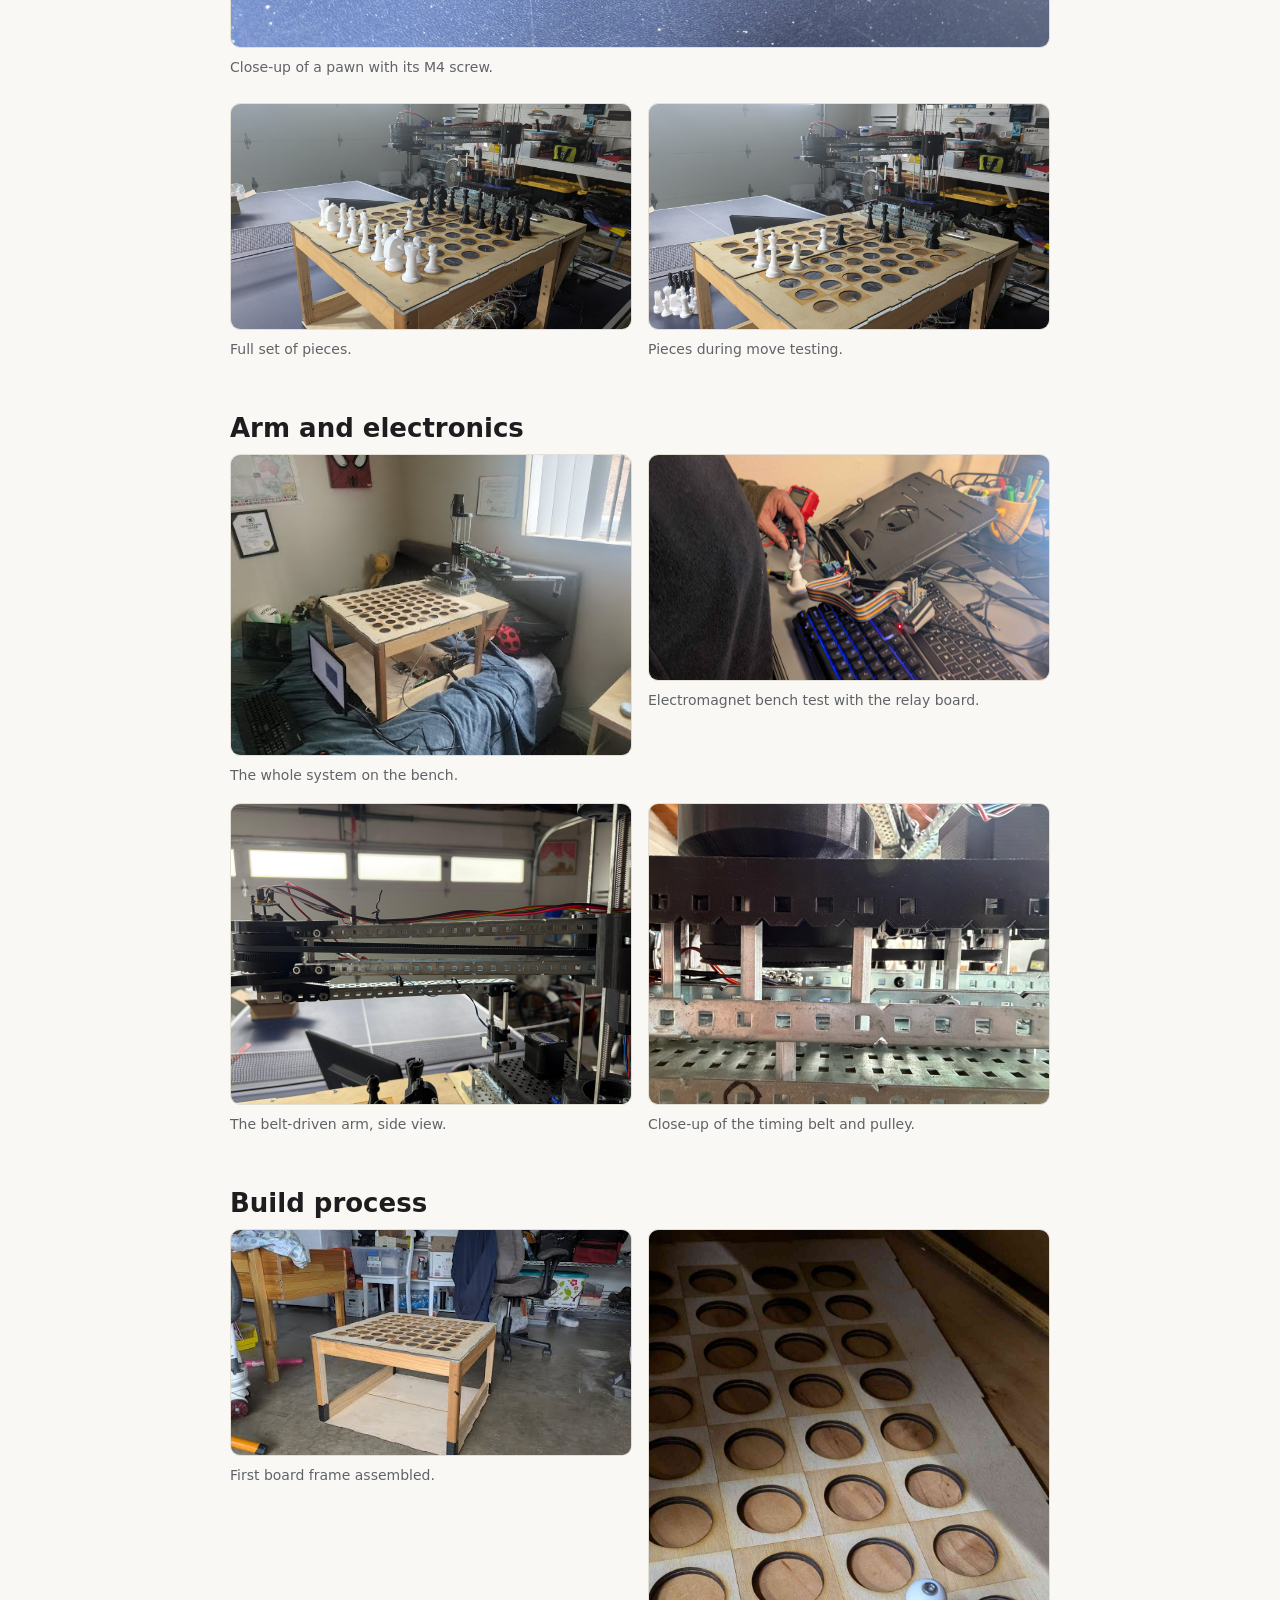
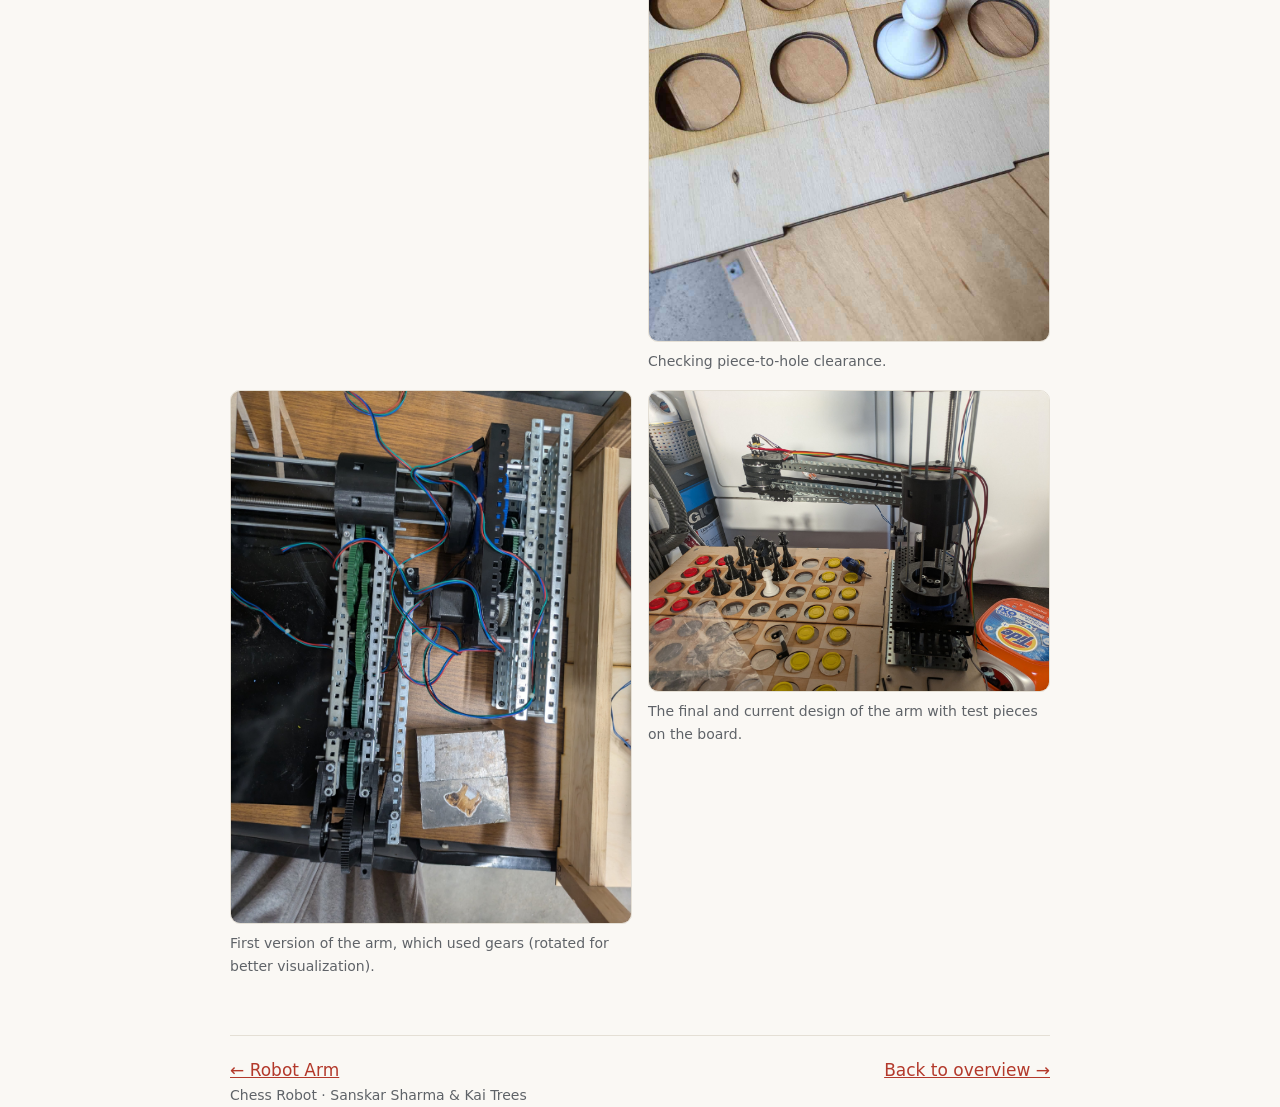
<file: gallery.html>
<!doctype html>
<html lang="en">
<head>
<meta charset="utf-8">
<meta name="viewport" content="width=device-width, initial-scale=1">
<title>Gallery | Chess Robot</title>
<meta name="description" content="Photos of the finished chess board, the electronics, and the build process.">
<link rel="stylesheet" href="style.css">
</head>
<body>
<nav>
  <div class="wrap">
    <a class="brand" href="index.html">Chess Robot</a>
    <a href="index.html">Overview</a>
    <a href="design.html">Design</a>
    <a href="kinematics.html">Kinematics</a>
    <a href="vision.html">Vision</a>
    <a href="cv.html">Computer Vision</a>
    <a href="arm.html">Arm</a>
    <a class="on" href="gallery.html">Gallery</a>
  </div>
</nav>

<main class="wrap">
  <header class="hero">
    <span class="label">Photos</span>
    <h1>Gallery</h1>
    <p class="lead">The finished board, the electronics, and the build. Click any photo to see it full size.</p>
  </header>

  <h2>The finished board</h2>
  <div class="grid2">
    <figure>
      <a href="images/board-angle-left.jpg"><img src="images/board-angle-left.jpg" alt="Angled view of the board with white pieces in front, black pieces behind, and the arm at the back"></a>
    </figure>
    <figure>
      <a href="images/board-angle-black.jpg"><img src="images/board-angle-black.jpg" alt="Angled view of the board from the black side, with the arm in the background"></a>
    </figure>
    <figure>
      <a href="images/board-angle-window.jpg"><img src="images/board-angle-window.jpg" alt="Board and arm with the pieces in the starting position, seen from the side"></a>
    </figure>
    <figure>
      <a href="images/board-front-setup.jpg"><img src="images/board-front-setup.jpg" alt="Front view of the board with pieces and the electronics visible underneath"></a>
    </figure>
  </div>

  <h2>Pieces with M4 screws</h2>
  <p>The screws on top of each piece give the electromagnet something to grip. These photos show how the pieces look with the screws installed.</p>
  <figure>
    <a href="images/piece-screw-closeup.jpg"><img src="images/piece-screw-closeup.jpg" alt="Close-up of a black 3D printed pawn with an M4 screw set into the top"></a>
    <figcaption>Close-up of a pawn with its M4 screw.</figcaption>
  </figure>
  <div class="grid2">
    <figure>
      <a href="images/pieces-screws-all.jpg"><img src="images/pieces-screws-all.jpg" alt="The full set of pieces on the board, with M4 screws visible in the tops of some of them"></a>
      <figcaption>Full set of pieces.</figcaption>
    </figure>
    <figure>
      <a href="images/pieces-screws-testing.jpg"><img src="images/pieces-screws-testing.jpg" alt="A few white and black pieces on the board with M4 screws in their tops, and the rest of the set on the table beside it"></a>
      <figcaption>Pieces during move testing.</figcaption>
    </figure>
  </div>

  <h2>Arm and electronics</h2>
  <div class="grid2">
    <figure>
      <a href="images/system-overview.jpg"><img src="images/system-overview.jpg" alt="The full chess robot setup: board box with arm on top, Raspberry Pi and wiring below, and a laptop beside it"></a>
      <figcaption>The whole system on the bench.</figcaption>
    </figure>
    <figure>
      <a href="images/electromagnet-test.jpg"><img src="images/electromagnet-test.jpg" alt="Electromagnet held above a white chess piece, with a relay board and ribbon cable wiring and a multimeter"></a>
      <figcaption>Electromagnet bench test with the relay board.</figcaption>
    </figure>
    <figure>
      <a href="images/belt-arm-side.jpg"><img src="images/belt-arm-side.jpg" alt="Side view of the rebuilt arm with a black timing belt running between two metal channels to the joint pulley"></a>
      <figcaption>The belt-driven arm, side view.</figcaption>
    </figure>
    <figure>
      <a href="images/belt-closeup.jpg"><img src="images/belt-closeup.jpg" alt="Close-up of the timing belt and pulley beneath a 3D printed plate and metal channel"></a>
      <figcaption>Close-up of the timing belt and pulley.</figcaption>
    </figure>
  </div>

  <h2>Build process</h2>
  <div class="grid2">
    <figure>
      <a href="images/board-frame.jpg"><img src="images/board-frame.jpg" alt="Wooden table frame with a perforated top"></a>
      <figcaption>First board frame assembled.</figcaption>
    </figure>
    <figure>
      <a href="images/pawn-hole.jpg"><img src="images/pawn-hole.jpg" alt="A white pawn sitting in one of the laser-cut holes in the board"></a>
      <figcaption>Checking piece-to-hole clearance.</figcaption>
    </figure>
    <figure>
      <a href="images/arm-gear-v1.jpg"><img src="images/arm-gear-v1.jpg" alt="Top view of the first gear-driven arm with green gears, metal channel and 3D printed parts"></a>
      <figcaption>First version of the arm, which used gears (rotated for better visualization).</figcaption>
    </figure>
    <figure>
      <a href="images/robot-arm.jpg"><img src="images/robot-arm.jpg" alt="The SCARA arm on its column, with belts, ribbon cables and the board beside it"></a>
      <figcaption>The final and current design of the arm with test pieces on the board.</figcaption>
    </figure>
  </div>

  <div class="pager"><a href="arm.html">&larr; Robot Arm</a><a href="index.html">Back to overview &rarr;</a></div>
</main>

<footer class="wrap">Chess Robot &middot; Sanskar Sharma &amp; Kai Trees</footer>
</body>
</html>
</file>
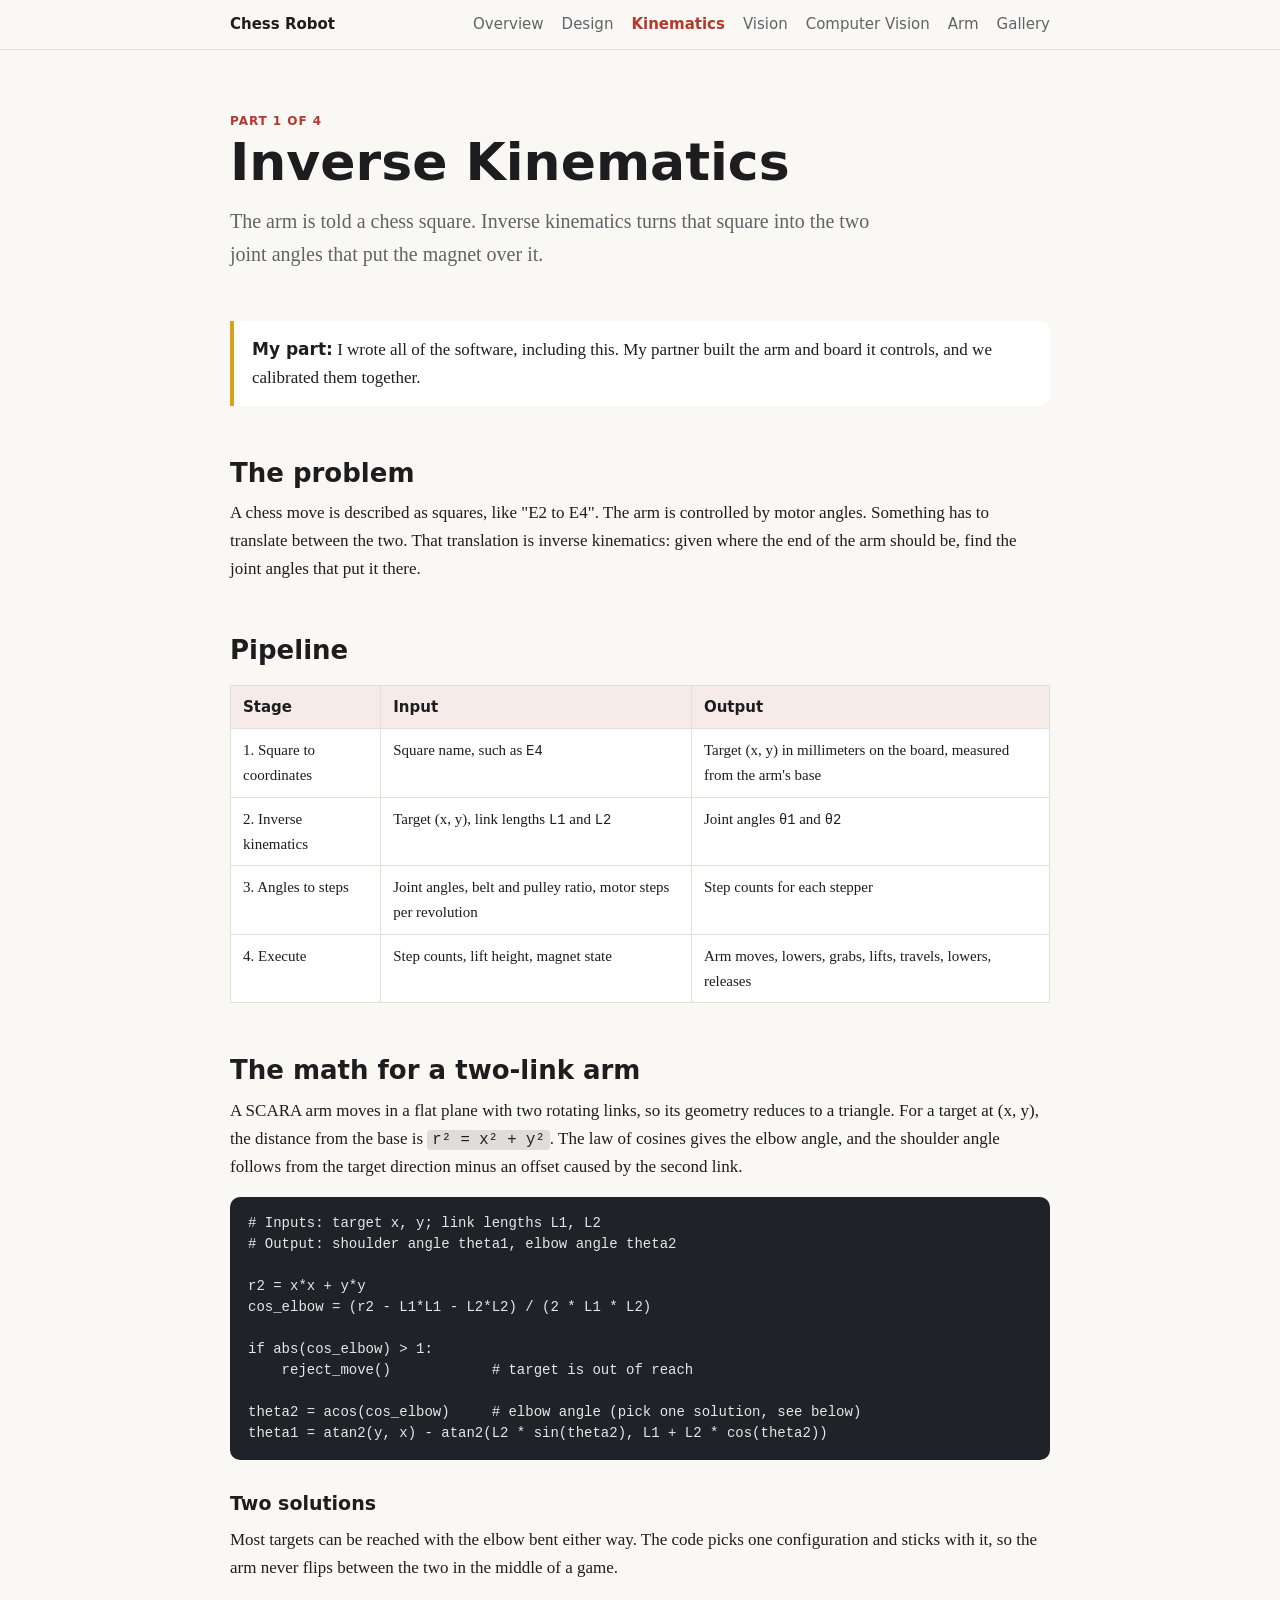
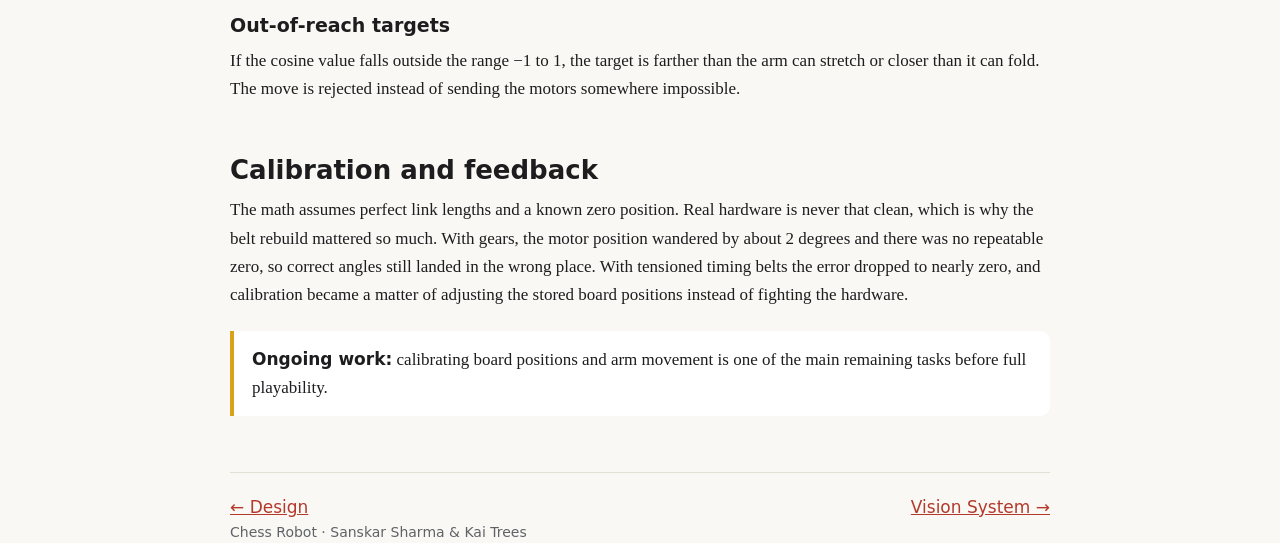
<file: kinematics.html>
<!doctype html>
<html lang="en">
<head>
<meta charset="utf-8">
<meta name="viewport" content="width=device-width, initial-scale=1">
<title>Inverse Kinematics | Chess Robot</title>
<meta name="description" content="How a target chess square becomes two SCARA joint angles and a lift height.">
<link rel="stylesheet" href="style.css">
</head>
<body>
<nav>
  <div class="wrap">
    <a class="brand" href="index.html">Chess Robot</a>
    <a href="index.html">Overview</a>
    <a href="design.html">Design</a>
    <a class="on" href="kinematics.html">Kinematics</a>
    <a href="vision.html">Vision</a>
    <a href="cv.html">Computer Vision</a>
    <a href="arm.html">Arm</a>
    <a href="gallery.html">Gallery</a>
  </div>
</nav>

<main class="wrap">
  <header class="hero">
    <span class="label">Part 1 of 4</span>
    <h1>Inverse Kinematics</h1>
    <p class="lead">The arm is told a chess square. Inverse kinematics turns that square into the two joint angles that put the magnet over it.</p>
  </header>

  <div class="callout"><strong>My part:</strong> I wrote all of the software, including this. My partner built the arm and board it controls, and we calibrated them together.</div>

  <h2>The problem</h2>
  <p>A chess move is described as squares, like "E2 to E4". The arm is controlled by motor angles. Something has to translate between the two. That translation is inverse kinematics: given where the end of the arm should be, find the joint angles that put it there.</p>

  <h2>Pipeline</h2>
  <div class="tablewrap">
  <table>
    <tr><th>Stage</th><th>Input</th><th>Output</th></tr>
    <tr><td>1. Square to coordinates</td><td>Square name, such as <code>E4</code></td><td>Target (x, y) in millimeters on the board, measured from the arm's base</td></tr>
    <tr><td>2. Inverse kinematics</td><td>Target (x, y), link lengths <code>L1</code> and <code>L2</code></td><td>Joint angles <code>&theta;1</code> and <code>&theta;2</code></td></tr>
    <tr><td>3. Angles to steps</td><td>Joint angles, belt and pulley ratio, motor steps per revolution</td><td>Step counts for each stepper</td></tr>
    <tr><td>4. Execute</td><td>Step counts, lift height, magnet state</td><td>Arm moves, lowers, grabs, lifts, travels, lowers, releases</td></tr>
  </table>
  </div>

  <h2>The math for a two-link arm</h2>
  <p>A SCARA arm moves in a flat plane with two rotating links, so its geometry reduces to a triangle. For a target at (x, y), the distance from the base is <code>r&sup2; = x&sup2; + y&sup2;</code>. The law of cosines gives the elbow angle, and the shoulder angle follows from the target direction minus an offset caused by the second link.</p>
<pre>
# Inputs: target x, y; link lengths L1, L2
# Output: shoulder angle theta1, elbow angle theta2

r2 = x*x + y*y
cos_elbow = (r2 - L1*L1 - L2*L2) / (2 * L1 * L2)

if abs(cos_elbow) > 1:
    reject_move()            # target is out of reach

theta2 = acos(cos_elbow)     # elbow angle (pick one solution, see below)
theta1 = atan2(y, x) - atan2(L2 * sin(theta2), L1 + L2 * cos(theta2))
</pre>

  <h3>Two solutions</h3>
  <p>Most targets can be reached with the elbow bent either way. The code picks one configuration and sticks with it, so the arm never flips between the two in the middle of a game.</p>

  <h3>Out-of-reach targets</h3>
  <p>If the cosine value falls outside the range &minus;1 to 1, the target is farther than the arm can stretch or closer than it can fold. The move is rejected instead of sending the motors somewhere impossible.</p>

  <h2>Calibration and feedback</h2>
  <p>The math assumes perfect link lengths and a known zero position. Real hardware is never that clean, which is why the belt rebuild mattered so much. With gears, the motor position wandered by about 2 degrees and there was no repeatable zero, so correct angles still landed in the wrong place. With tensioned timing belts the error dropped to nearly zero, and calibration became a matter of adjusting the stored board positions instead of fighting the hardware.</p>
  <div class="callout"><strong>Ongoing work:</strong> calibrating board positions and arm movement is one of the main remaining tasks before full playability.</div>

  <div class="pager"><a href="design.html">&larr; Design</a><a href="vision.html">Vision System &rarr;</a></div>
</main>

<footer class="wrap">Chess Robot &middot; Sanskar Sharma &amp; Kai Trees</footer>
</body>
</html>
</file>
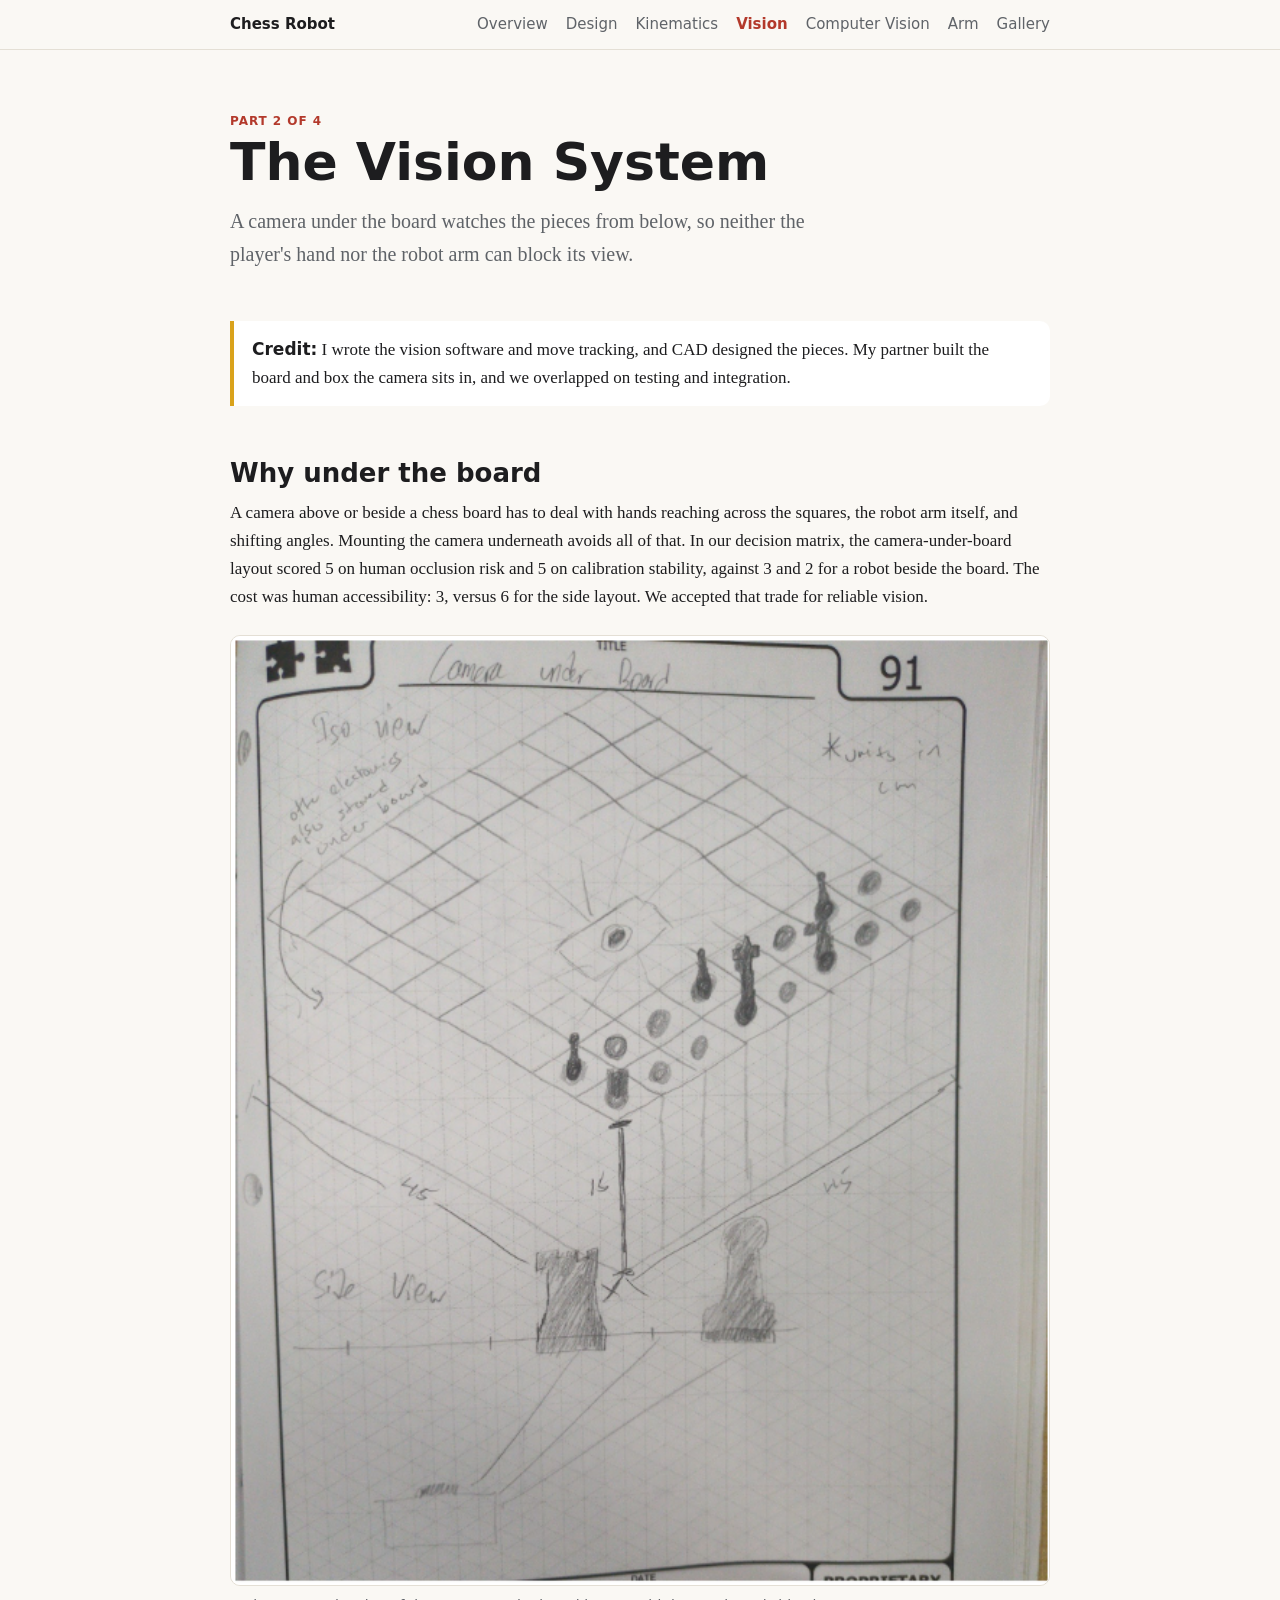
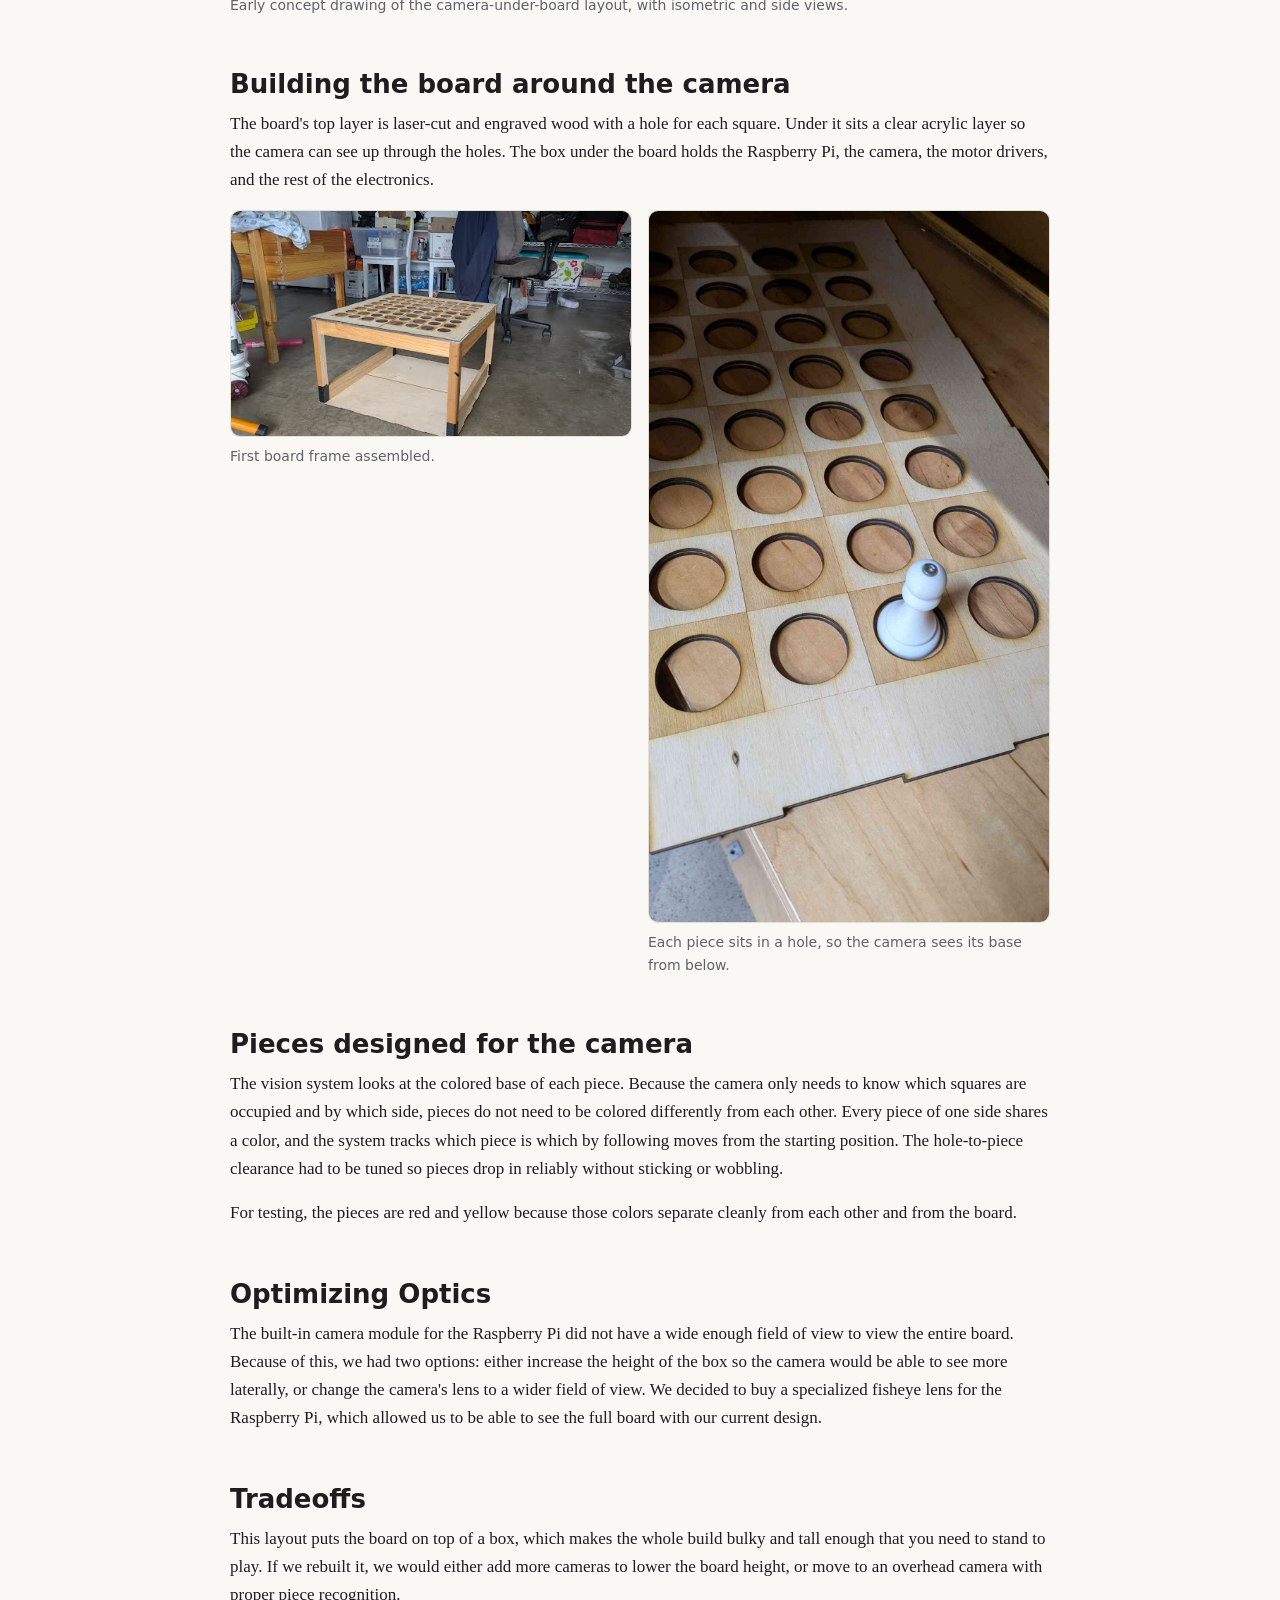
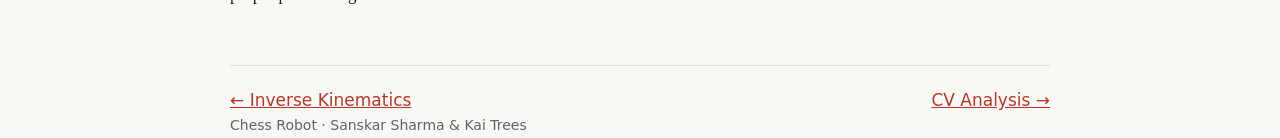
<file: vision.html>
<!doctype html>
<html lang="en">
<head>
<meta charset="utf-8">
<meta name="viewport" content="width=device-width, initial-scale=1">
<title>Vision System | Chess Robot</title>
<meta name="description" content="Why the camera sits under the board, and how the board and pieces were designed around it.">
<link rel="stylesheet" href="style.css">
</head>
<body>
<nav>
  <div class="wrap">
    <a class="brand" href="index.html">Chess Robot</a>
    <a href="index.html">Overview</a>
    <a href="design.html">Design</a>
    <a href="kinematics.html">Kinematics</a>
    <a class="on" href="vision.html">Vision</a>
    <a href="cv.html">Computer Vision</a>
    <a href="arm.html">Arm</a>
    <a href="gallery.html">Gallery</a>
  </div>
</nav>

<main class="wrap">
  <header class="hero">
    <span class="label">Part 2 of 4</span>
    <h1>The Vision System</h1>
    <p class="lead">A camera under the board watches the pieces from below, so neither the player's hand nor the robot arm can block its view.</p>
  </header>

  <div class="callout"><strong>Credit:</strong> I wrote the vision software and move tracking, and CAD designed the pieces. My partner built the board and box the camera sits in, and we overlapped on testing and integration.</div>

  <h2>Why under the board</h2>
  <p>A camera above or beside a chess board has to deal with hands reaching across the squares, the robot arm itself, and shifting angles. Mounting the camera underneath avoids all of that. In our decision matrix, the camera-under-board layout scored 5 on human occlusion risk and 5 on calibration stability, against 3 and 2 for a robot beside the board. The cost was human accessibility: 3, versus 6 for the side layout. We accepted that trade for reliable vision.</p>
  <figure>
    <img src="images/sketch-camera-under.png" alt="Notebook sketch of the camera-under-board concept with isometric and side views">
    <figcaption>Early concept drawing of the camera-under-board layout, with isometric and side views.</figcaption>
  </figure>

  <h2>Building the board around the camera</h2>
  <p>The board's top layer is laser-cut and engraved wood with a hole for each square. Under it sits a clear acrylic layer so the camera can see up through the holes. The box under the board holds the Raspberry Pi, the camera, the motor drivers, and the rest of the electronics.</p>
  <div class="grid2">
    <figure>
      <img src="images/board-frame.jpg" alt="Wooden table frame with a perforated top">
      <figcaption>First board frame assembled.</figcaption>
    </figure>
    <figure>
      <img src="images/pawn-hole.jpg" alt="A white pawn sitting in one of the board's holes">
      <figcaption>Each piece sits in a hole, so the camera sees its base from below.</figcaption>
    </figure>
  </div>

  <h2>Pieces designed for the camera</h2>
  <p>The vision system looks at the colored base of each piece. Because the camera only needs to know which squares are occupied and by which side, pieces do not need to be colored differently from each other. Every piece of one side shares a color, and the system tracks which piece is which by following moves from the starting position. The hole-to-piece clearance had to be tuned so pieces drop in reliably without sticking or wobbling.</p>
  <p>For testing, the pieces are red and yellow because those colors separate cleanly from each other and from the board.</p>
  <h2>Optimizing Optics</h2>
  <p>The built-in camera module for the Raspberry Pi did not have a wide enough field of view to view the entire board. Because of this, we had two options: either increase the height of the box so the camera would be able to see more laterally, or change the camera's lens to a wider field of view. We decided to buy a specialized fisheye lens for the Raspberry Pi, which allowed us to be able to see the full board with our current design. </p>
  <h2>Tradeoffs</h2>
  <p>This layout puts the board on top of a box, which makes the whole build bulky and tall enough that you need to stand to play. If we rebuilt it, we would either add more cameras to lower the board height, or move to an overhead camera with proper piece recognition.</p>

  <div class="pager"><a href="kinematics.html">&larr; Inverse Kinematics</a><a href="cv.html">CV Analysis &rarr;</a></div>
</main>

<footer class="wrap">Chess Robot &middot; Sanskar Sharma &amp; Kai Trees</footer>
</body>
</html>
</file>
<file: style.css>
:root {
  --bg: #faf8f4;
  --ink: #1d1d1f;
  --muted: #5f6368;
  --accent: #b3392b;
  --accent-2: #d9a21b;
  --card: #ffffff;
  --line: #e4dfd5;
  --code-bg: #1f2328;
  --code-ink: #e6e6e6;
}
@media (prefers-color-scheme: dark) {
  :root {
    --bg: #17181a;
    --ink: #ececec;
    --muted: #a0a4a8;
    --accent: #e8695a;
    --accent-2: #e6b73a;
    --card: #202225;
    --line: #34373b;
    --code-bg: #0f1113;
  }
}
* { box-sizing: border-box; }
html { scroll-behavior: smooth; }
body {
  margin: 0;
  background: var(--bg);
  color: var(--ink);
  font: 17px/1.65 Georgia, "Times New Roman", serif;
}
h1, h2, h3, nav, .label, th, figcaption, .btn {
  font-family: system-ui, -apple-system, "Segoe UI", Roboto, sans-serif;
}
.wrap { max-width: 860px; margin: 0 auto; padding: 0 20px; }

/* nav */
nav {
  position: sticky; top: 0; z-index: 10;
  background: var(--bg);
  border-bottom: 1px solid var(--line);
}
nav .wrap { display: flex; flex-wrap: wrap; gap: 4px 18px; align-items: center; padding-top: 12px; padding-bottom: 12px; }
nav .brand { font-weight: 700; margin-right: auto; color: var(--ink); text-decoration: none; }
nav a { color: var(--muted); text-decoration: none; font-size: 15px; }
nav a:hover, nav a.on { color: var(--accent); }
nav a.on { font-weight: 600; }

/* hero */
.hero { padding: 56px 0 28px; }
.hero h1 { font-size: clamp(34px, 6vw, 52px); line-height: 1.1; margin: 0 0 14px; }
.hero p.lead { font-size: 20px; color: var(--muted); margin: 0; max-width: 640px; }
.label { text-transform: uppercase; letter-spacing: .08em; font-size: 12px; color: var(--accent); font-weight: 700; }

h2 { font-size: 26px; margin: 52px 0 10px; line-height: 1.2; }
h3 { font-size: 19px; margin: 28px 0 6px; }
p { margin: 0 0 16px; }
a { color: var(--accent); }

/* facts */
.facts { display: grid; grid-template-columns: repeat(auto-fit, minmax(240px, 1fr)); gap: 14px; margin: 28px 0 8px; }
.fact { background: var(--card); border: 1px solid var(--line); border-radius: 10px; padding: 16px 18px; }
.fact .label { display: block; margin-bottom: 6px; }
.fact p { margin: 0; font-size: 15.5px; line-height: 1.5; }

/* figures */
figure { margin: 24px 0; }
figure img { width: 100%; height: auto; border-radius: 10px; border: 1px solid var(--line); display: block; background: var(--card); }
figcaption { font-size: 14px; color: var(--muted); margin-top: 8px; }
.grid2 { display: grid; grid-template-columns: repeat(auto-fit, minmax(300px, 1fr)); gap: 16px; }
.grid2 figure { margin: 0; }

video { width: 100%; height: auto; border-radius: 10px; border: 1px solid var(--line); display: block; background: #000; }
.grid3 { display: grid; grid-template-columns: repeat(auto-fit, minmax(240px, 1fr)); gap: 16px; }
.grid3 figure { margin: 0; }

/* callout */
.callout { border-left: 4px solid var(--accent-2); background: var(--card); padding: 14px 18px; border-radius: 0 10px 10px 0; margin: 22px 0; }
.callout strong { font-family: system-ui, sans-serif; }

/* tables */
.tablewrap { overflow-x: auto; margin: 18px 0; }
table { border-collapse: collapse; width: 100%; font-size: 15px; background: var(--card); }
th, td { text-align: left; padding: 9px 12px; border: 1px solid var(--line); vertical-align: top; }
th { background: color-mix(in srgb, var(--accent) 10%, var(--card)); }

/* code */
pre, code { font-family: ui-monospace, SFMono-Regular, Menlo, Consolas, monospace; }
pre { background: var(--code-bg); color: var(--code-ink); padding: 16px 18px; border-radius: 10px; overflow-x: auto; font-size: 14px; line-height: 1.5; }
code { font-size: .92em; }
p code, li code { background: color-mix(in srgb, var(--muted) 18%, transparent); padding: 1px 5px; border-radius: 4px; }

/* page links */
.cards { display: grid; grid-template-columns: repeat(auto-fit, minmax(250px, 1fr)); gap: 14px; margin: 18px 0; }
.cards a { display: block; background: var(--card); border: 1px solid var(--line); border-radius: 10px; padding: 18px; text-decoration: none; color: var(--ink); transition: border-color .15s, transform .15s; }
.cards a:hover { border-color: var(--accent); transform: translateY(-2px); }
.cards a b { display: block; font-family: system-ui, sans-serif; color: var(--accent); margin-bottom: 4px; }
.cards a span { font-size: 15px; color: var(--muted); line-height: 1.45; display: block; }

.pager { display: flex; justify-content: space-between; gap: 12px; margin: 56px 0 0; padding-top: 20px; border-top: 1px solid var(--line); font-family: system-ui, sans-serif; }
footer { color: var(--muted); font-size: 14px; padding: 36px 0 56px; font-family: system-ui, sans-serif; }

@media (max-width: 520px) {
  body { font-size: 16px; }
  .hero { padding-top: 36px; }
}
</file>
